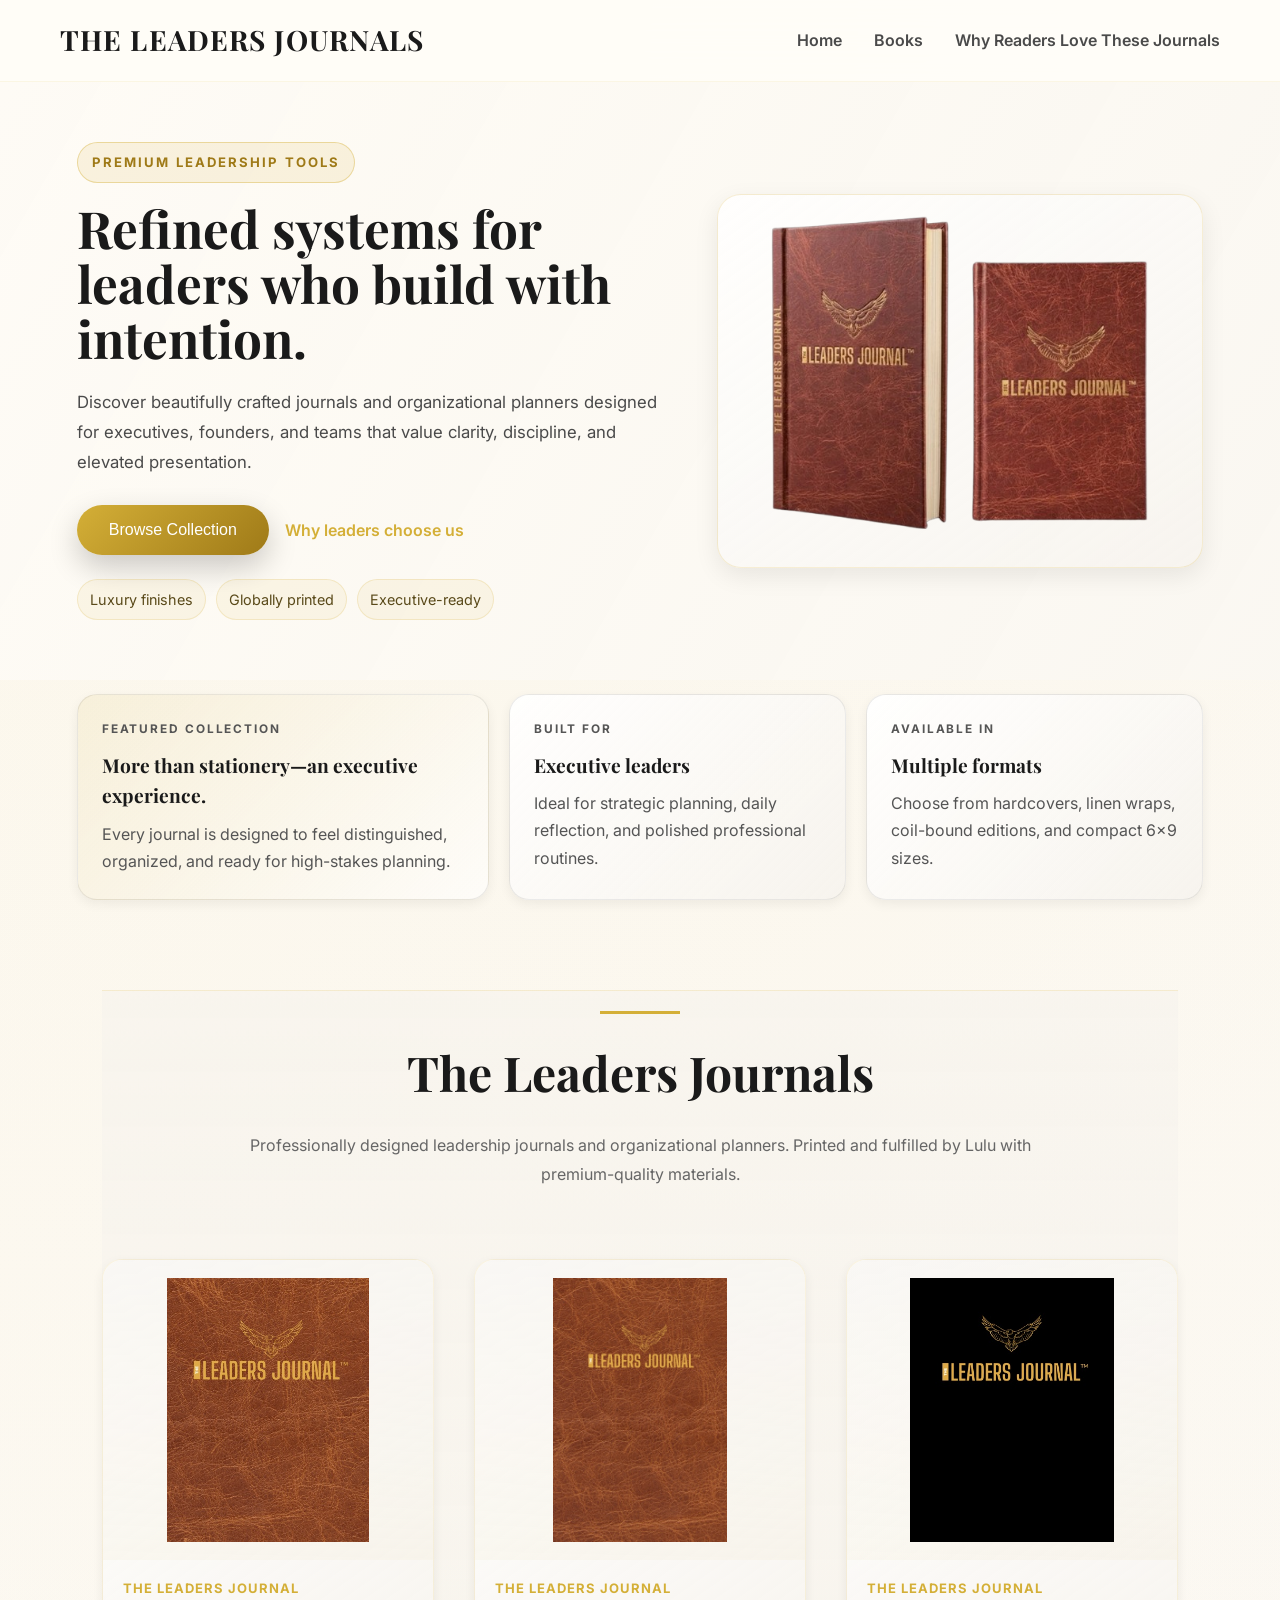
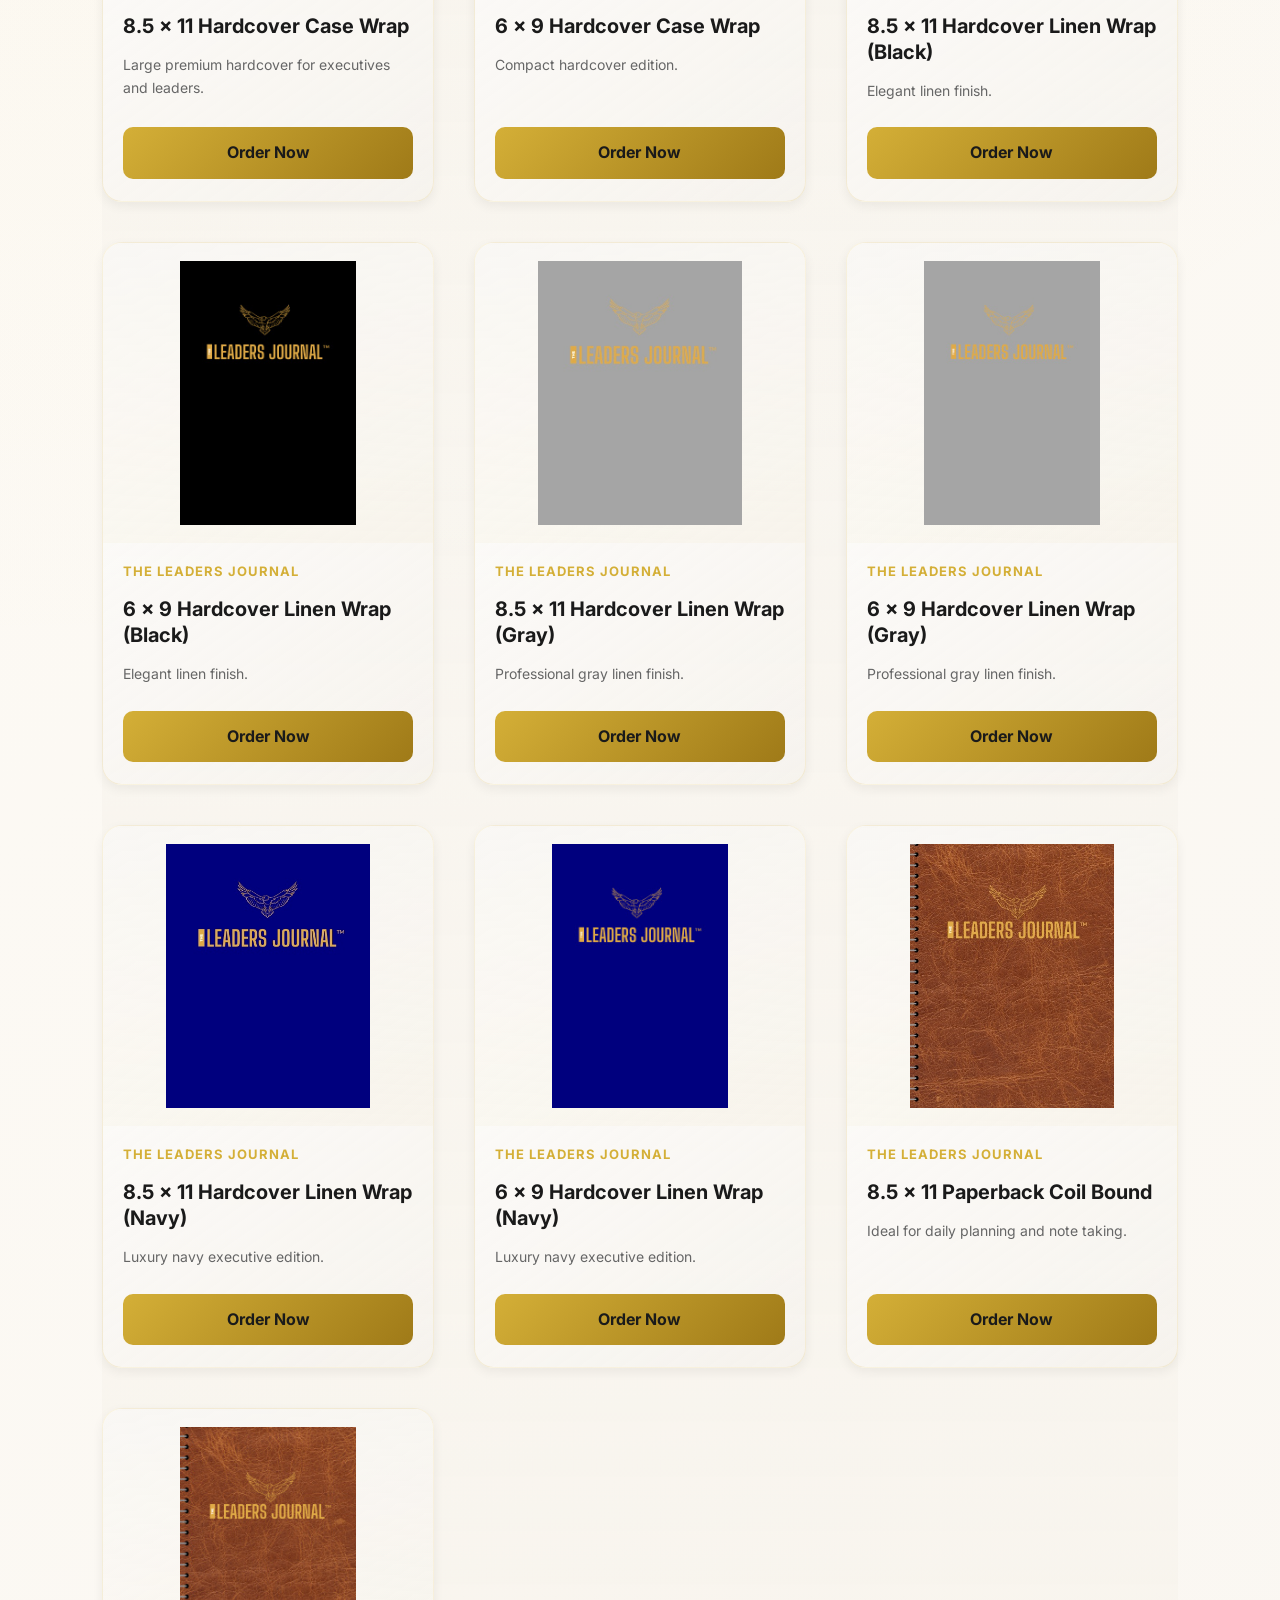
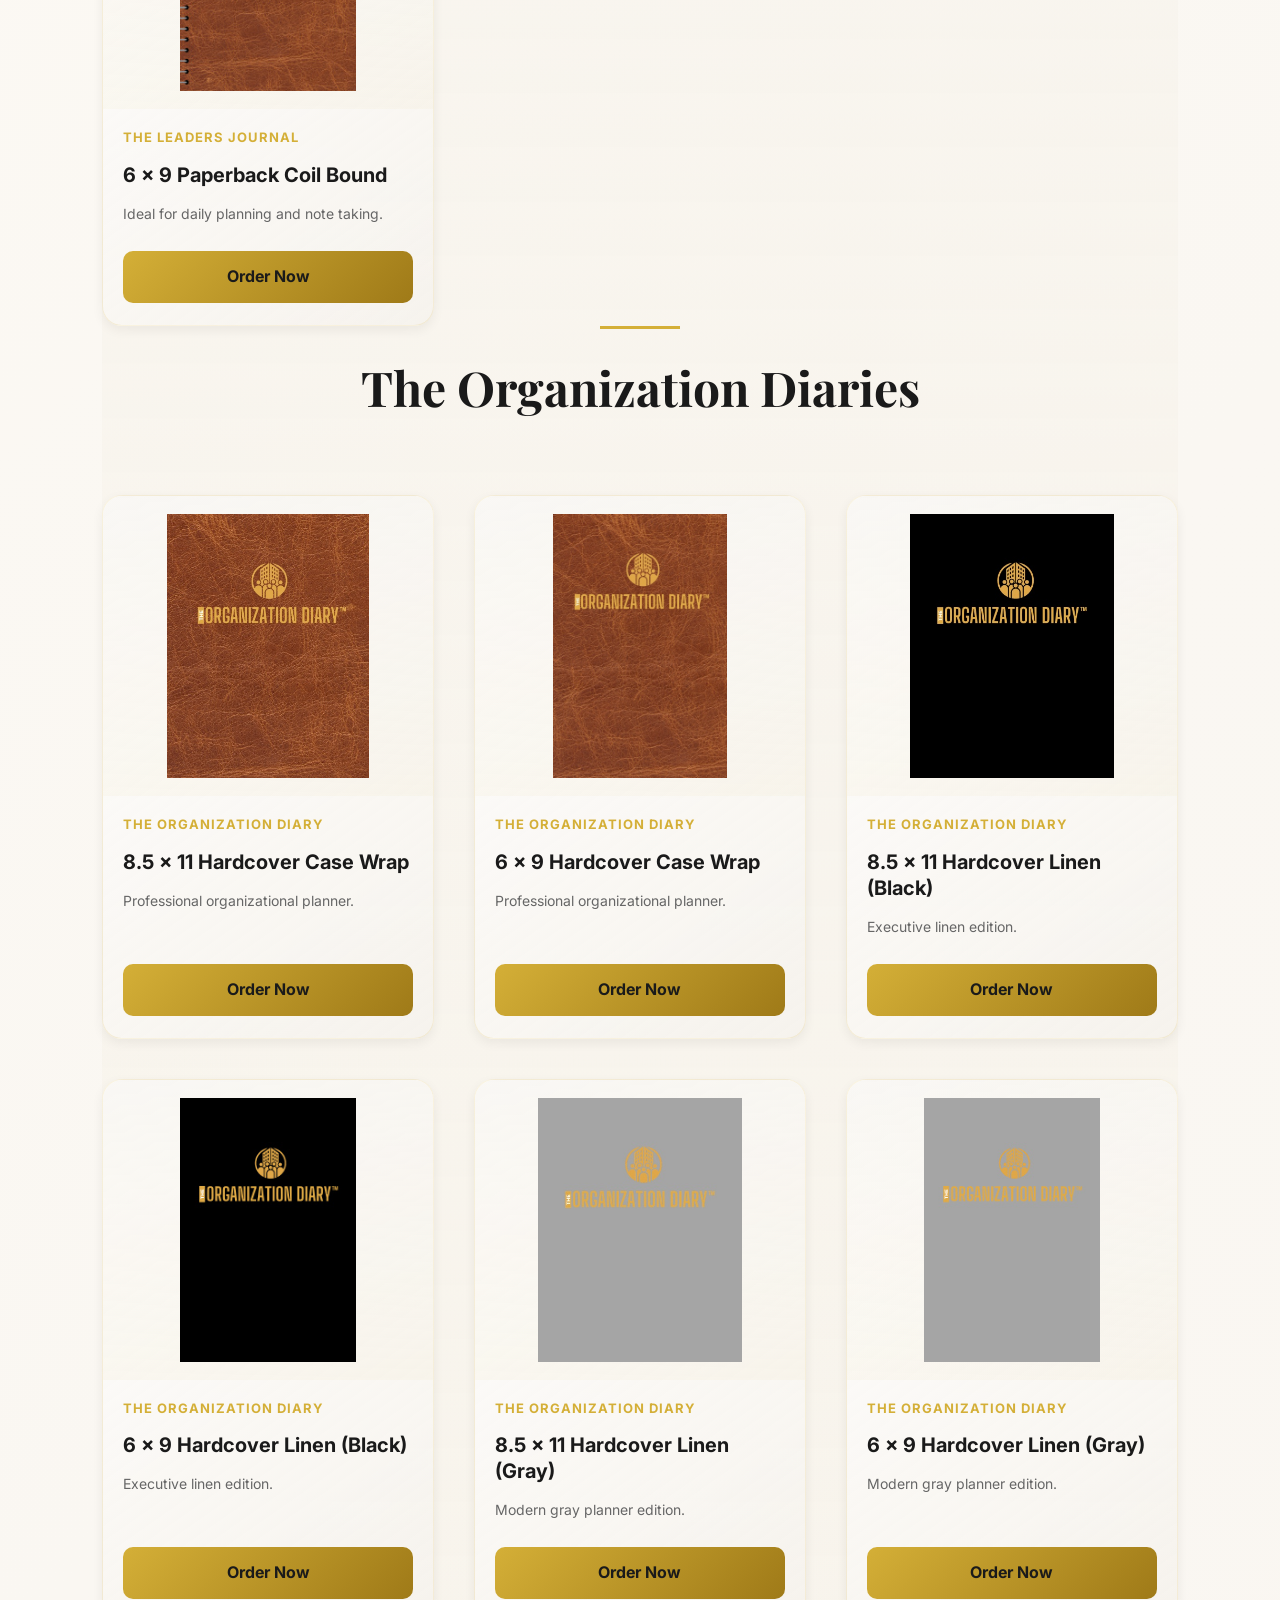
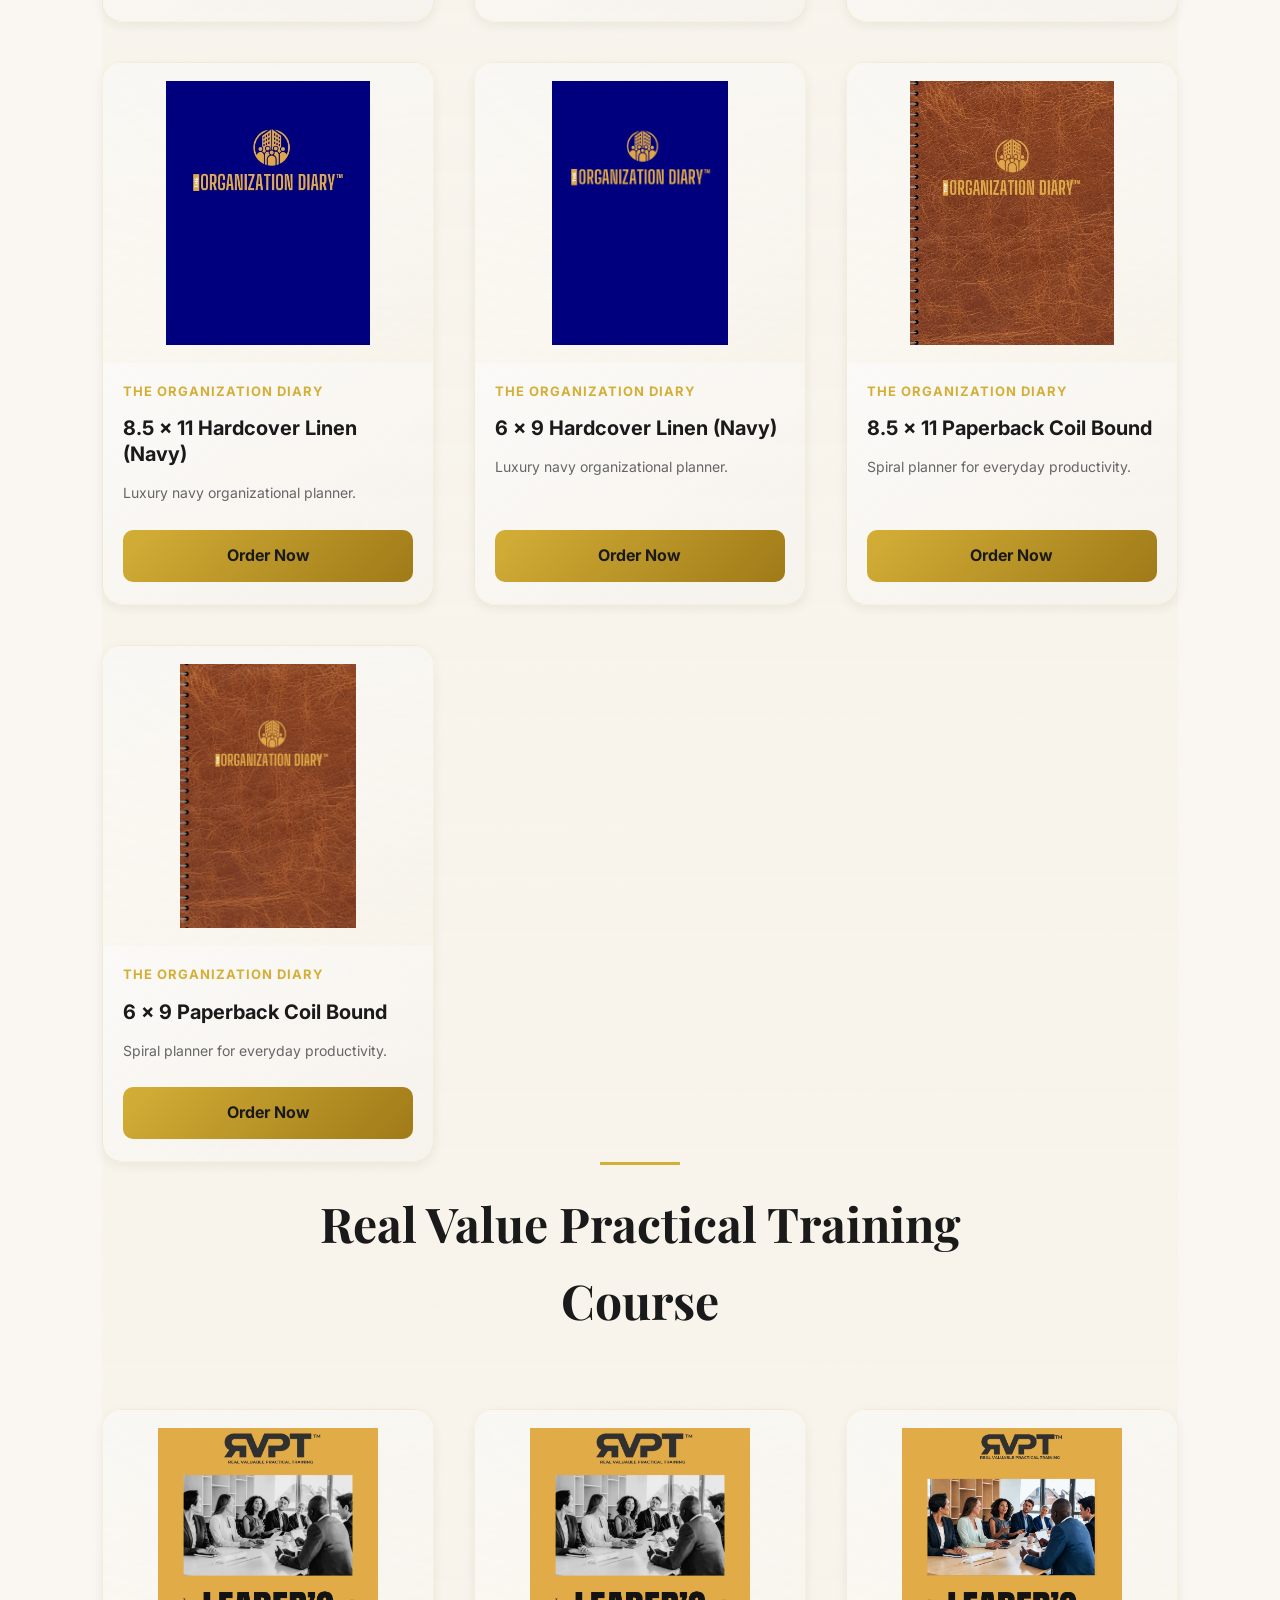
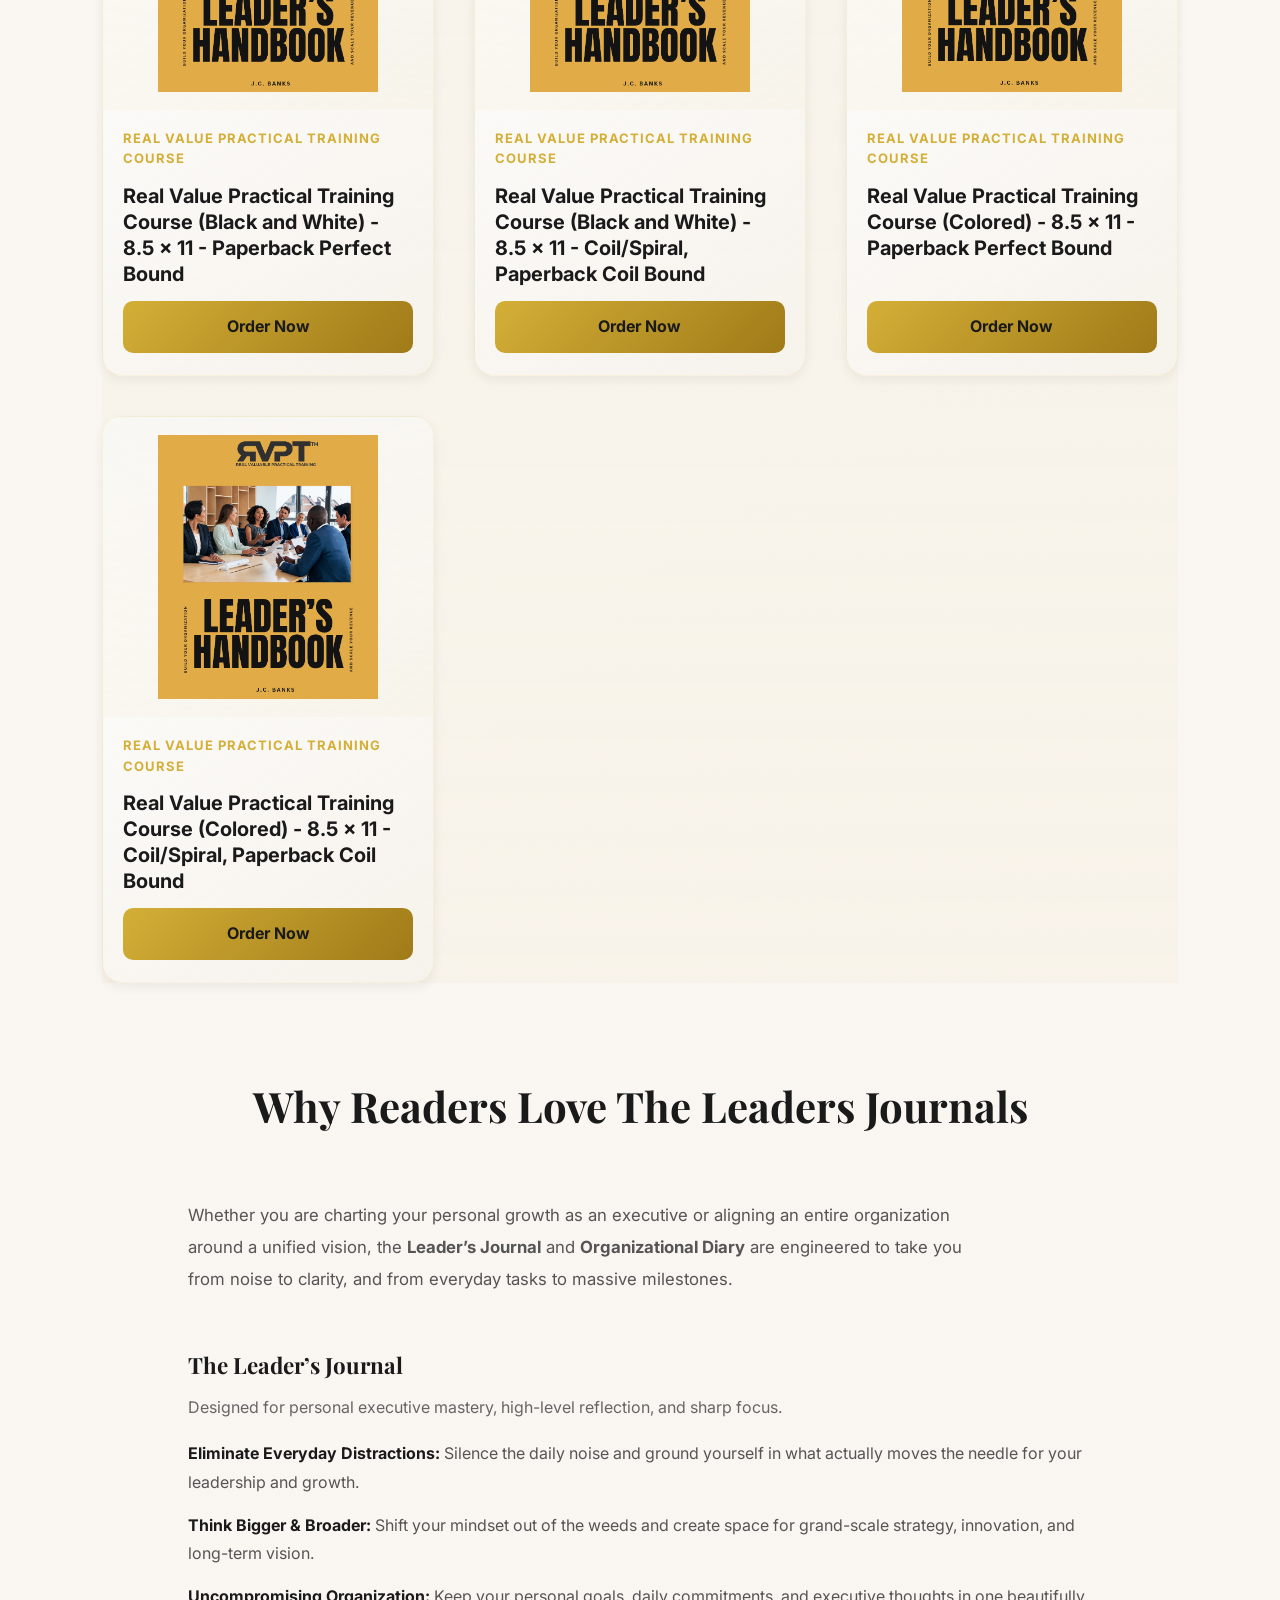
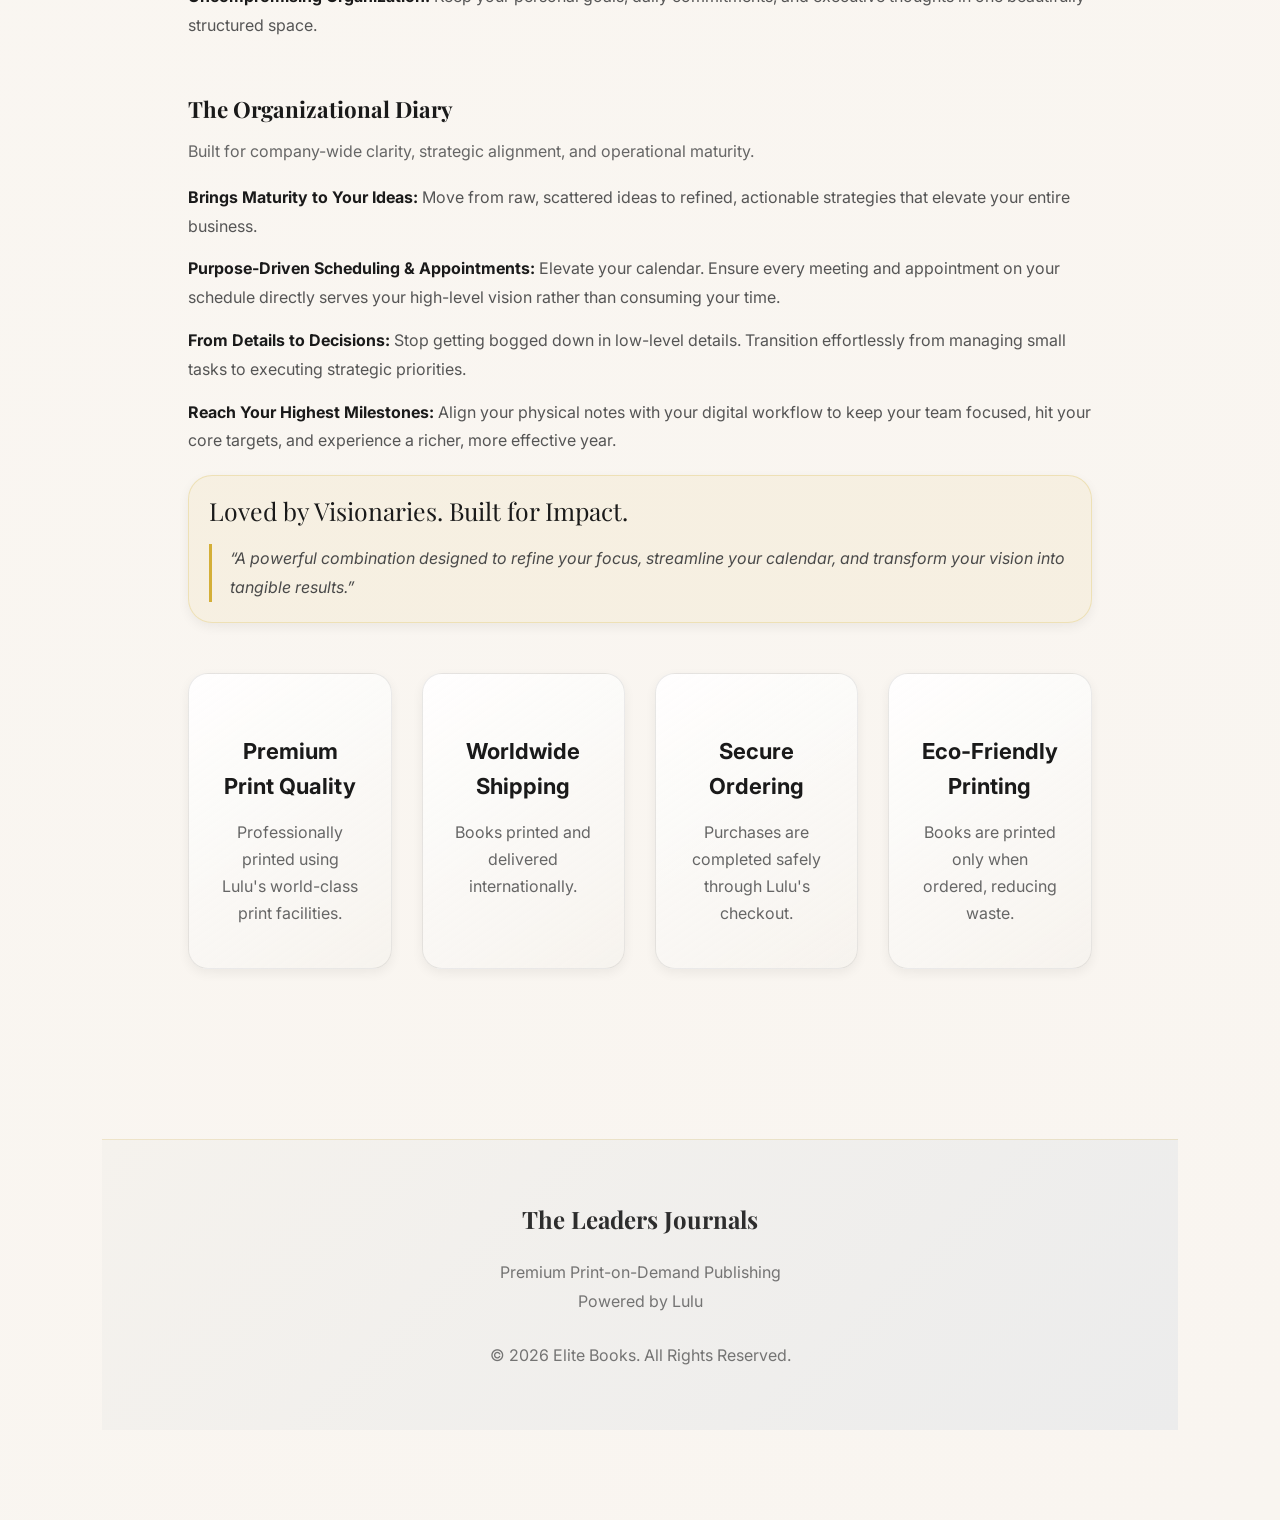
<file: index.html>
<!DOCTYPE html>
<html lang="en">
<head>
<meta charset="UTF-8">
<meta name="viewport" content="width=device-width, initial-scale=1.0">
<meta name="description" content="Premium leadership journals and organizational planners for executives, founders, and teams.">
<meta name="theme-color" content="#fefbf5">

<title>The Leaders Journals | Premium Leadership & Business Books</title>

<link rel="preconnect" href="https://fonts.googleapis.com">
<link rel="preconnect" href="https://fonts.gstatic.com" crossorigin>

<link href="https://fonts.googleapis.com/css2?family=Playfair+Display:wght@500;700&family=Inter:wght@300;400;500;600&display=swap" rel="stylesheet">
<link rel="stylesheet" href="TLJ.css">
</head>

<body>

<header>

<div class="logo">
    THE LEADERS JOURNALS
</div>

<button class="menu-toggle" type="button" aria-expanded="false" aria-controls="site-navigation" aria-label="Open navigation">
  <span></span><span></span><span></span>
</button>

<nav id="site-navigation" aria-label="Main navigation">
<a href="#" aria-current="page">Home</a>

<a href="#books">Books</a>

<a href="#why">Why Readers Love These Journals</a>

</nav>

</header>

<section class="hero">
  <div class="hero-shell">
    <div class="hero-copy">
      <span class="hero-badge">Premium leadership tools</span>
      <h1>Refined systems for leaders who build with intention.</h1>
      <p>Discover beautifully crafted journals and organizational planners designed for executives, founders, and teams that value clarity, discipline, and elevated presentation.</p>
      <div class="hero-actions">
        <button onclick="document.getElementById('books').scrollIntoView({behavior:'smooth'})">Browse Collection</button>
        <a href="#why" class="hero-link">Why leaders choose us</a>
      </div>
      <div class="hero-pills">
        <span class="hero-pill">Luxury finishes</span>
        <span class="hero-pill">Globally printed</span>
        <span class="hero-pill">Executive-ready</span>
      </div>
    </div>

    <div class="hero-card">
        <img src="images/hero-image2.png" alt="A selection of premium leadership journals" width="300">
    </div>
  </div>
</section>

<section class="intro-strip">
  <div class="intro-grid">
    <div class="intro-card intro-highlight">
      <p class="intro-label">Featured collection</p>
      <h3>More than stationery—an executive experience.</h3>
      <p>Every journal is designed to feel distinguished, organized, and ready for high-stakes planning.</p>
    </div>
    <div class="intro-card">
      <p class="intro-label">Built for</p>
      <h3>Executive leaders</h3>
      <p>Ideal for strategic planning, daily reflection, and polished professional routines.</p>
    </div>
    <div class="intro-card">
      <p class="intro-label">Available in</p>
      <h3>Multiple formats</h3>
      <p>Choose from hardcovers, linen wraps, coil-bound editions, and compact 6x9 sizes.</p>
    </div>
  </div>
</section>

<section class="section" id="books">

<!-- ===================== COLLECTIONS ===================== -->
<section id="collections" class="collections">

    <div class="section-header">
        <span class="gold-line"></span>
        <h2>The Leaders Journals</h2>
        <p>
            Professionally designed leadership journals and organizational planners.
            Printed and fulfilled by Lulu with premium-quality materials.
        </p>
    </div>

    <div class="collection-grid">

        <!-- THE LEADERS JOURNAL -->

        <div class="book-card">
            <img src="images/leaders-casewrap-85x11.jpg" alt="The Leaders Journal 8.5 by 11 hardcover case wrap" loading="lazy">

            <div class="book-content">

                <span class="series">THE LEADERS JOURNAL</span>

                <h3>8.5 × 11 Hardcover Case Wrap</h3>

                <p>Large premium hardcover for executives and leaders.</p>

                <a href="https://www.lulu.com/shop/jc-banks/the-leaders-journal-85-x-11-hardcover-case-wrap/hardcover/product-zmy66pm.html?page=1&pageSize=4"
                   target="_blank" rel="noopener noreferrer"
                   class="order-btn">
                    Order Now
                </a>

            </div>

        </div>

        <div class="book-card">

            <img src="images/leaders-casewrap-69.jpg" alt="The Leaders Journal 6 by 9 hardcover case wrap" loading="lazy">

            <div class="book-content">

                <span class="series">THE LEADERS JOURNAL</span>

                <h3>6 × 9 Hardcover Case Wrap</h3>

                <p>Compact hardcover edition.</p>

                <a href="https://www.lulu.com/shop/jc-banks/the-leaders-journal-6-x-9-hardcover-case-wrap/hardcover/product-959gyvp.html?page=1&pageSize=4"
                   target="_blank" rel="noopener noreferrer"
                   class="order-btn">

                    Order Now

                </a>

            </div>

        </div>

        <div class="book-card">

            <img src="images/leaders-black.jpg" alt="The Leaders Journal black linen hardcover" loading="lazy">

            <div class="book-content">

                <span class="series">THE LEADERS JOURNAL</span>

                <h3>8.5 x 11 Hardcover Linen Wrap (Black)</h3>

                <p>Elegant linen finish.</p>

                <a href="https://www.lulu.com/shop/jc-banks/the-leaders-journal-85-x-11-hardcover-linen-wrap-black/hardcover/product-yvgg8p4.html?page=1&pageSize=4"
                   target="_blank" rel="noopener noreferrer"
                   class="order-btn">

                    Order Now

                </a>

            </div>

        </div>
                <div class="book-card">

            <img src="images/leaders-black6by9.jpg" alt="The Leaders Journal black linen 6 by 9 hardcover" loading="lazy">

            <div class="book-content">

                <span class="series">THE LEADERS JOURNAL</span>

                <h3>6 x 9 Hardcover Linen Wrap (Black)</h3>

                <p>Elegant linen finish.</p>

                <a href="https://www.lulu.com/shop/jc-banks/the-leaders-journal-6-x-9-hardcover-linen-wrap-black/hardcover/product-m2zm9ej.html?page=1&pageSize=4"
                   target="_blank" rel="noopener noreferrer"
                   class="order-btn">

                    Order Now

                </a>

            </div>

        </div>

        <div class="book-card">

            <img src="images/leaders-gray.jpg" alt="The Leaders Journal gray linen hardcover" loading="lazy">

            <div class="book-content">

                <span class="series">THE LEADERS JOURNAL</span>

                <h3>8.5 x 11 Hardcover Linen Wrap (Gray)</h3>

                <p>Professional gray linen finish.</p>

                <a href="https://www.lulu.com/shop/jc-banks/the-leaders-journal-85-x-11-hardcover-linen-wrap-gray/hardcover/product-2mr4ypm.html?page=1&pageSize=4"
                   target="_blank" rel="noopener noreferrer"
                   class="order-btn">

                    Order Now

                </a>

            </div>

        </div>

                <div class="book-card">

            <img src="images/leaders-gray6by9.jpg" alt="The Leaders Journal gray linen 6 by 9 hardcover" loading="lazy">

            <div class="book-content">

                <span class="series">THE LEADERS JOURNAL</span>

                <h3>6 x 9 Hardcover Linen Wrap (Gray)</h3>

                <p>Professional gray linen finish.</p>

                <a href="https://www.lulu.com/shop/jc-banks/the-leaders-journal-6-x-9-hardcover-linen-wrap-gray/hardcover/product-rmrz7jr.html?page=1&pageSize=4"
                   target="_blank" rel="noopener noreferrer"
                   class="order-btn">

                    Order Now

                </a>

            </div>

        </div>

        <div class="book-card">

            <img src="images/leaders-navy.jpg" alt="The Leaders Journal navy linen hardcover" loading="lazy">

            <div class="book-content">

                <span class="series">THE LEADERS JOURNAL</span>

                <h3>8.5 x 11 Hardcover Linen Wrap (Navy)</h3>

                <p>Luxury navy executive edition.</p>

                <a href="https://www.lulu.com/shop/jc-banks/the-leaders-journal-85-x-11-hardcover-linen-wrap-navy/hardcover/product-q6ggkzd.html?page=1&pageSize=4"
                   target="_blank" rel="noopener noreferrer"
                   class="order-btn">

                    Order Now

                </a>

            </div>

        </div>

                <div class="book-card">

            <img src="images/leaders-navy6by9.jpg" alt="The Leaders Journal navy linen 6 by 9 hardcover" loading="lazy">

            <div class="book-content">

                <span class="series">THE LEADERS JOURNAL</span>

                <h3>6 x 9 Hardcover Linen Wrap (Navy)</h3>

                <p>Luxury navy executive edition.</p>

                <a href="https://www.lulu.com/shop/jc-banks/the-leaders-journal-6-x-9-hardcover-linen-wrap-navy/hardcover/product-nvm7yyz.html?page=1&pageSize=4"
                   target="_blank" rel="noopener noreferrer"
                   class="order-btn">

                    Order Now

                </a>

            </div>

        </div>

        <div class="book-card">

            <img src="images/leaders-coil.jpg" alt="The Leaders Journal 8.5 by 11 coil-bound edition" loading="lazy">

            <div class="book-content">

                <span class="series">THE LEADERS JOURNAL</span>

                <h3>8.5 x 11 Paperback Coil Bound</h3>

                <p>Ideal for daily planning and note taking.</p>

                <a href="https://www.lulu.com/shop/jc-banks/the-leaders-journal-85-x-11-paperback-coil-bound/paperback/product-nvme5jg.html?page=1&pageSize=4"
                   target="_blank" rel="noopener noreferrer"
                   class="order-btn">

                    Order Now

                </a>

            </div>

        </div>

               <div class="book-card">

            <img src="images/leaders-coil6by9.jpg" alt="The Leaders Journal 6 by 9 coil-bound edition" loading="lazy">

            <div class="book-content">

                <span class="series">THE LEADERS JOURNAL</span>

                <h3>6 x 9 Paperback Coil Bound</h3>

                <p>Ideal for daily planning and note taking.</p>

                <a href="https://www.lulu.com/shop/jc-banks/the-leaders-journal-6-x-9-paperback-coil-bound/paperback/product-rmr7n2k.html?page=1&pageSize=4"
                   target="_blank" rel="noopener noreferrer"
                   class="order-btn">

                    Order Now

                </a>

            </div>
        </div>

        </div>

            <div class="section-header">
        <span class="gold-line"></span>
        <h2>The Organization Diaries</h2>
    </div>

    <div class="collection-grid">

        <!-- ORGANIZATION DIARY -->

        <div class="book-card">

            <img src="images/org-casewrap.jpg" alt="Organization Diary 8.5 by 11 hardcover case wrap" loading="lazy">

            <div class="book-content">

                <span class="series">THE ORGANIZATION DIARY</span>

                <h3>8.5 × 11 Hardcover Case Wrap</h3>

                <p>Professional organizational planner.</p>

                <a href="https://www.lulu.com/shop/jc-banks/the-organization-diary-85-x-11-hardcover-case-wrap/hardcover/product-kvdj8ny.html?page=1&pageSize=4"
                   target="_blank" rel="noopener noreferrer"
                   class="order-btn">

                    Order Now

                </a>

            </div>

        </div>

                <div class="book-card">

            <img src="images/org-casewrap6by9.jpg" alt="Organization Diary 6 by 9 hardcover case wrap" loading="lazy">

            <div class="book-content">

                <span class="series">THE ORGANIZATION DIARY</span>

                <h3>6 × 9 Hardcover Case Wrap</h3>

                <p>Professional organizational planner.</p>

                <a href="https://www.lulu.com/shop/jc-banks/the-organization-diary-6-x-9-hardcover-case-wrap/hardcover/product-458jnvg.html?page=1&pageSize=4"
                   target="_blank" rel="noopener noreferrer"
                   class="order-btn">

                    Order Now

                </a>

            </div>

        </div>

        <div class="book-card">

            <img src="images/org-black.jpg" alt="Organization Diary black linen hardcover" loading="lazy">

            <div class="book-content">

                <span class="series">THE ORGANIZATION DIARY</span>

                <h3>8.5 × 11 Hardcover Linen (Black)</h3>

                <p>Executive linen edition.</p>

                <a href="https://www.lulu.com/shop/jc-banks/the-organization-diary-85x11-hardcover-linen-wrap-black/hardcover/product-yvgrqzn.html?page=1&pageSize=4"
                   target="_blank" rel="noopener noreferrer"
                   class="order-btn">

                    Order Now

                </a>

            </div>

        </div>

                <div class="book-card">

            <img src="images/org-black6by9.jpg" alt="Organization Diary black linen 6 by 9 hardcover" loading="lazy">

            <div class="book-content">

                <span class="series">THE ORGANIZATION DIARY</span>

                <h3>6 × 9 Hardcover Linen (Black)</h3>

                <p>Executive linen edition.</p>

                <a href="https://www.lulu.com/shop/jc-banks/the-organization-diary-6x9-hardcover-linen-wrap-black/hardcover/product-rmr49z8.html?page=1&pageSize=4"
                   target="_blank" rel="noopener noreferrer"
                   class="order-btn">

                    Order Now

                </a>

            </div>

        </div>

        <div class="book-card">

            <img src="images/org-gray.jpg" alt="Organization Diary gray linen hardcover" loading="lazy">

            <div class="book-content">

                <span class="series">THE ORGANIZATION DIARY</span>

                <h3>8.5 × 11 Hardcover Linen (Gray)</h3>

                <p>Modern gray planner edition.</p>

                <a href="https://www.lulu.com/shop/jc-banks/the-organization-diary-85x11-hardcover-linen-wrap-gray/hardcover/product-7k8dme6.html?page=1&pageSize=4"
                   target="_blank" rel="noopener noreferrer"
                   class="order-btn">

                    Order Now

                </a>

            </div>

        </div>

                <div class="book-card">

            <img src="images/org-gray6by9.jpg" alt="Organization Diary gray linen 6 by 9 hardcover" loading="lazy">

            <div class="book-content">

                <span class="series">THE ORGANIZATION DIARY</span>

                <h3>6 × 9 Hardcover Linen (Gray)</h3>

                <p>Modern gray planner edition.</p>

                <a href="https://www.lulu.com/shop/jc-banks/the-organization-diary-6-x-9-hardcover-linen-wrap-gray/hardcover/product-m2zgn5d.html?page=1&pageSize=4"
                   target="_blank" rel="noopener noreferrer"
                   class="order-btn">

                    Order Now

                </a>

            </div>

        </div>

        <div class="book-card">

            <img src="images/org-navy.jpg" alt="Organization Diary navy linen hardcover" loading="lazy">

            <div class="book-content">

                <span class="series">THE ORGANIZATION DIARY</span>

                <h3>8.5 × 11 Hardcover Linen (Navy)</h3>

                <p>Luxury navy organizational planner.</p>

                <a href="https://www.lulu.com/shop/jc-banks/the-organization-diary-85-x-11-hardcover-linen-wrap-navy/hardcover/product-958dvqg.html?page=1&pageSize=4"
                   target="_blank" rel="noopener noreferrer"
                   class="order-btn">

                    Order Now

                </a>

            </div>

        </div>

                <div class="book-card">

            <img src="images/org-navy6by9.jpg" alt="Organization Diary navy linen 6 by 9 hardcover" loading="lazy">

            <div class="book-content">

                <span class="series">THE ORGANIZATION DIARY</span>

                <h3>6 × 9 Hardcover Linen (Navy)</h3>

                <p>Luxury navy organizational planner.</p>

                <a href="https://www.lulu.com/shop/jc-banks/the-organization-diary-6x9-hardcover-linen-wrap-navy/hardcover/product-dydew62.html?page=1&pageSize=4"
                   target="_blank" rel="noopener noreferrer"
                   class="order-btn">

                    Order Now

                </a>

            </div>

        </div>

        <div class="book-card">

            <img src="images/org-coil.jpg" alt="Organization Diary 8.5 by 11 coil-bound edition" loading="lazy">

            <div class="book-content">

                <span class="series">THE ORGANIZATION DIARY</span>

                <h3>8.5 × 11 Paperback Coil Bound</h3>

                <p>Spiral planner for everyday productivity.</p>

                <a href="https://www.lulu.com/shop/jc-banks/the-organization-diary-85-x-11-paperback-coil-bound/paperback/product-kvdrmkk.html?page=1&pageSize=4"
                   target="_blank" rel="noopener noreferrer"
                   class="order-btn">

                    Order Now

                </a>

            </div>

        </div>

        
        <div class="book-card">

            <img src="images/org-coil6by9.jpg" alt="Organization Diary 6 by 9 coil-bound edition" loading="lazy">

            <div class="book-content">

                <span class="series">THE ORGANIZATION DIARY</span>

                <h3>6 × 9 Paperback Coil Bound</h3>

                <p>Spiral planner for everyday productivity.</p>

                <a href="https://www.lulu.com/shop/jc-banks/the-organization-diary-6x9-paperback-coil-bound/paperback/product-jedgzdn.html?page=1&pageSize=4"
                   target="_blank" rel="noopener noreferrer"
                   class="order-btn">

                    Order Now

                </a>

            </div>

        </div>

    </div>

    <div class="section-header">
        <span class="gold-line"></span>
        <h2>Real Value Practical Training Course</h2>
    </div>

    <div class="collection-grid">

        <div class="book-card">
            <img src="images/Cover page (2).png" alt="Real Value Practical Training Course Black and White Paperback Perfect Bound">
            <div class="book-content">
                <span class="series">REAL VALUE PRACTICAL TRAINING COURSE</span>
                <h3>Real Value Practical Training Course (Black and White) - 8.5 x 11 - Paperback Perfect Bound</h3>
                <a href="https://www.lulu.com/shop/jc-banks/real-value-practical-training-course-black-and-white-85-x-11-paperback-perfect-bound/paperback/product-2m78r58.html?page=1&pageSize=4" target="_blank" class="order-btn" rel="noopener noreferrer">Order Now</a>
            </div>
        </div>

        <div class="book-card">
            <img src="images/Cover page (2).png" alt="Real Value Practical Training Course Black and White Paperback Coil Bound">
            <div class="book-content">
                <span class="series">REAL VALUE PRACTICAL TRAINING COURSE</span>
                <h3>Real Value Practical Training Course (Black and White) - 8.5 x 11 - Coil/Spiral, Paperback Coil Bound</h3>
                <a href="https://www.lulu.com/shop/jc-banks/real-value-practical-training-course-black-and-white-85-x-11-coilspiral-paperback-coil-bound/paperback/product-rmqvvrq.html?page=1&pageSize=4" target="_blank" class="order-btn" rel="noopener noreferrer">Order Now</a>
            </div>
        </div>
        <div class="book-card">
            <img src="images/Cover page.png" alt="Real Value Practical Training Course Colored Paperback Perfect Bound">
            <div class="book-content">
                <span class="series">REAL VALUE PRACTICAL TRAINING COURSE</span>
                <h3>Real Value Practical Training Course (Colored) - 8.5 x 11 - Paperback Perfect Bound</h3>
                <a href="https://www.lulu.com/shop/jc-banks/real-value-practical-training-course-colored-85-x-11-paperback-perfect-bound/paperback/product-je7y5n7.html?page=1&pageSize=4" target="_blank" class="order-btn" rel="noopener noreferrer">Order Now</a>
            </div>
        </div>

        <div class="book-card">
            <img src="images/Cover page.png" alt="Real Value Practical Training Course Colored Paperback Coil Bound">
            <div class="book-content">
                <span class="series">REAL VALUE PRACTICAL TRAINING COURSE</span>
                <h3>Real Value Practical Training Course (Colored) - 8.5 x 11 - Coil/Spiral, Paperback Coil Bound</h3>
                <a href="https://www.lulu.com/shop/jc-banks/real-value-practical-training-course-colored-85-x-11-coilspiral-paperback-coil-bound/paperback/product-45gyvm9.html?page=1&pageSize=4" target="_blank" class="order-btn" rel="noopener noreferrer">Order Now</a>
            </div>
        </div>
  </div>

</section>

<section class="section" id="why">

<h2 class="section-title">

Why Readers Love The Leaders Journals

</h2>

<div class="why-panel">
  <div class="why-copy">
    <p class="why-intro">
      Whether you are charting your personal growth as an executive or aligning an entire organization around a unified vision, the <strong>Leader’s Journal</strong> and <strong>Organizational Diary</strong> are engineered to take you from noise to clarity, and from everyday tasks to massive milestones.
    </p>

    <div class="why-section">
      <h3>The Leader’s Journal</h3>
      <p class="why-subtitle">Designed for personal executive mastery, high-level reflection, and sharp focus.</p>
      <ul class="why-list">
        <li><strong>Eliminate Everyday Distractions:</strong> Silence the daily noise and ground yourself in what actually moves the needle for your leadership and growth.</li>
        <li><strong>Think Bigger & Broader:</strong> Shift your mindset out of the weeds and create space for grand-scale strategy, innovation, and long-term vision.</li>
        <li><strong>Uncompromising Organization:</strong> Keep your personal goals, daily commitments, and executive thoughts in one beautifully structured space.</li>
      </ul>
    </div>

    <div class="why-section">
      <h3>The Organizational Diary</h3>
      <p class="why-subtitle">Built for company-wide clarity, strategic alignment, and operational maturity.</p>
      <ul class="why-list">
        <li><strong>Brings Maturity to Your Ideas:</strong> Move from raw, scattered ideas to refined, actionable strategies that elevate your entire business.</li>
        <li><strong>Purpose-Driven Scheduling & Appointments:</strong> Elevate your calendar. Ensure every meeting and appointment on your schedule directly serves your high-level vision rather than consuming your time.</li>
        <li><strong>From Details to Decisions:</strong> Stop getting bogged down in low-level details. Transition effortlessly from managing small tasks to executing strategic priorities.</li>
        <li><strong>Reach Your Highest Milestones:</strong> Align your physical notes with your digital workflow to keep your team focused, hit your core targets, and experience a richer, more effective year.</li>
      </ul>
    </div>
  </div>
    <aside class="why-quote">
    <p class="why-quote-title">Loved by Visionaries. Built for Impact.</p>
    <blockquote>
      “A powerful combination designed to refine your focus, streamline your calendar, and transform your vision into tangible results.”
    </blockquote>
  </aside>
</div>



<div class="features">

<div class="feature">

<h3>Premium Print Quality</h3>

<p>

Professionally printed using Lulu's world-class print facilities.

</p>

</div>

<div class="feature">

<h3>Worldwide Shipping</h3>

<p>

Books printed and delivered internationally.

</p>

</div>

<div class="feature">

<h3>Secure Ordering</h3>

<p>

Purchases are completed safely through Lulu's checkout.

</p>

</div>

<div class="feature">

<h3>Eco-Friendly Printing</h3>

<p>

Books are printed only when ordered, reducing waste.

</p>

</div>

</div>

</section>

<footer id="contact">

<h2 style="font-family:Playfair Display;margin-bottom:20px;">

The Leaders Journals

</h2>

<p>

Premium Print-on-Demand Publishing<br>

Powered by Lulu

</p>

<br>

<p>

© 2026 Elite Books. All Rights Reserved.

</p>

</footer>

<script src="animations.js" defer></script>
</body>
</html>
</file>
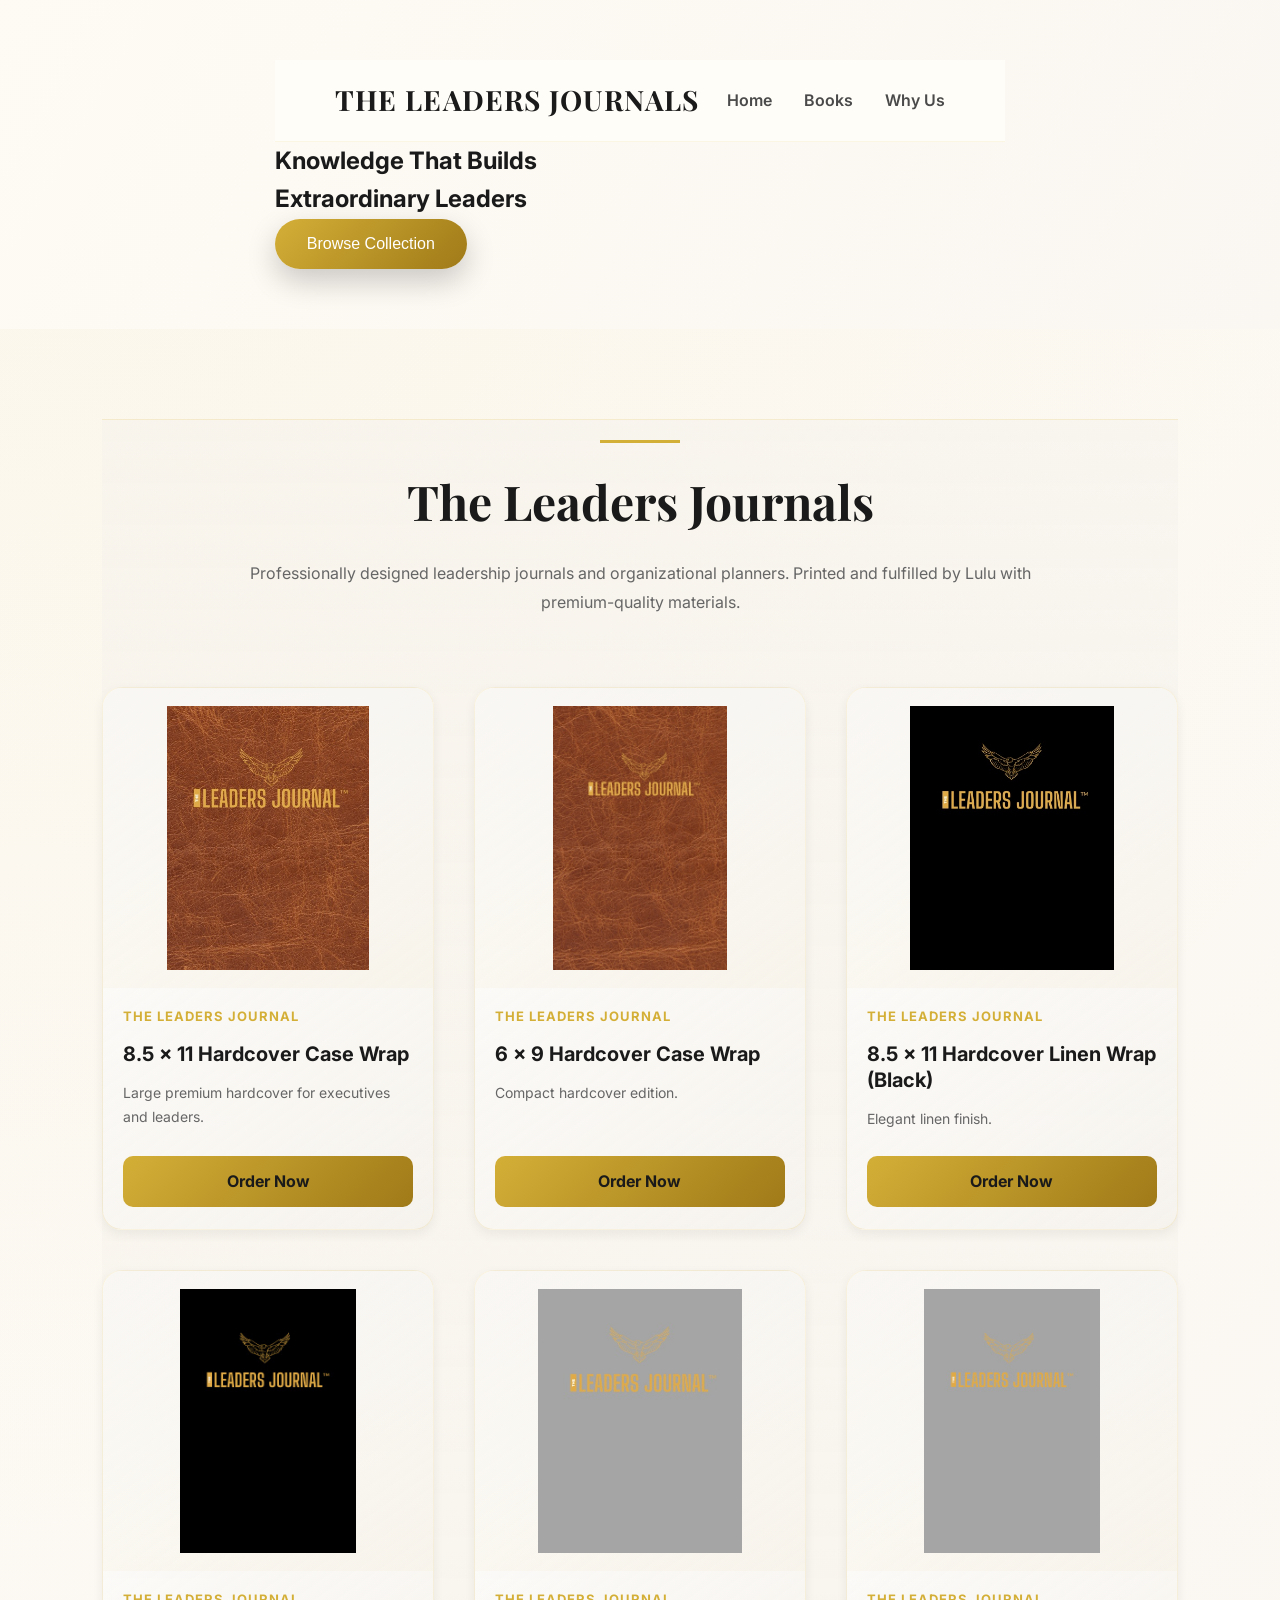
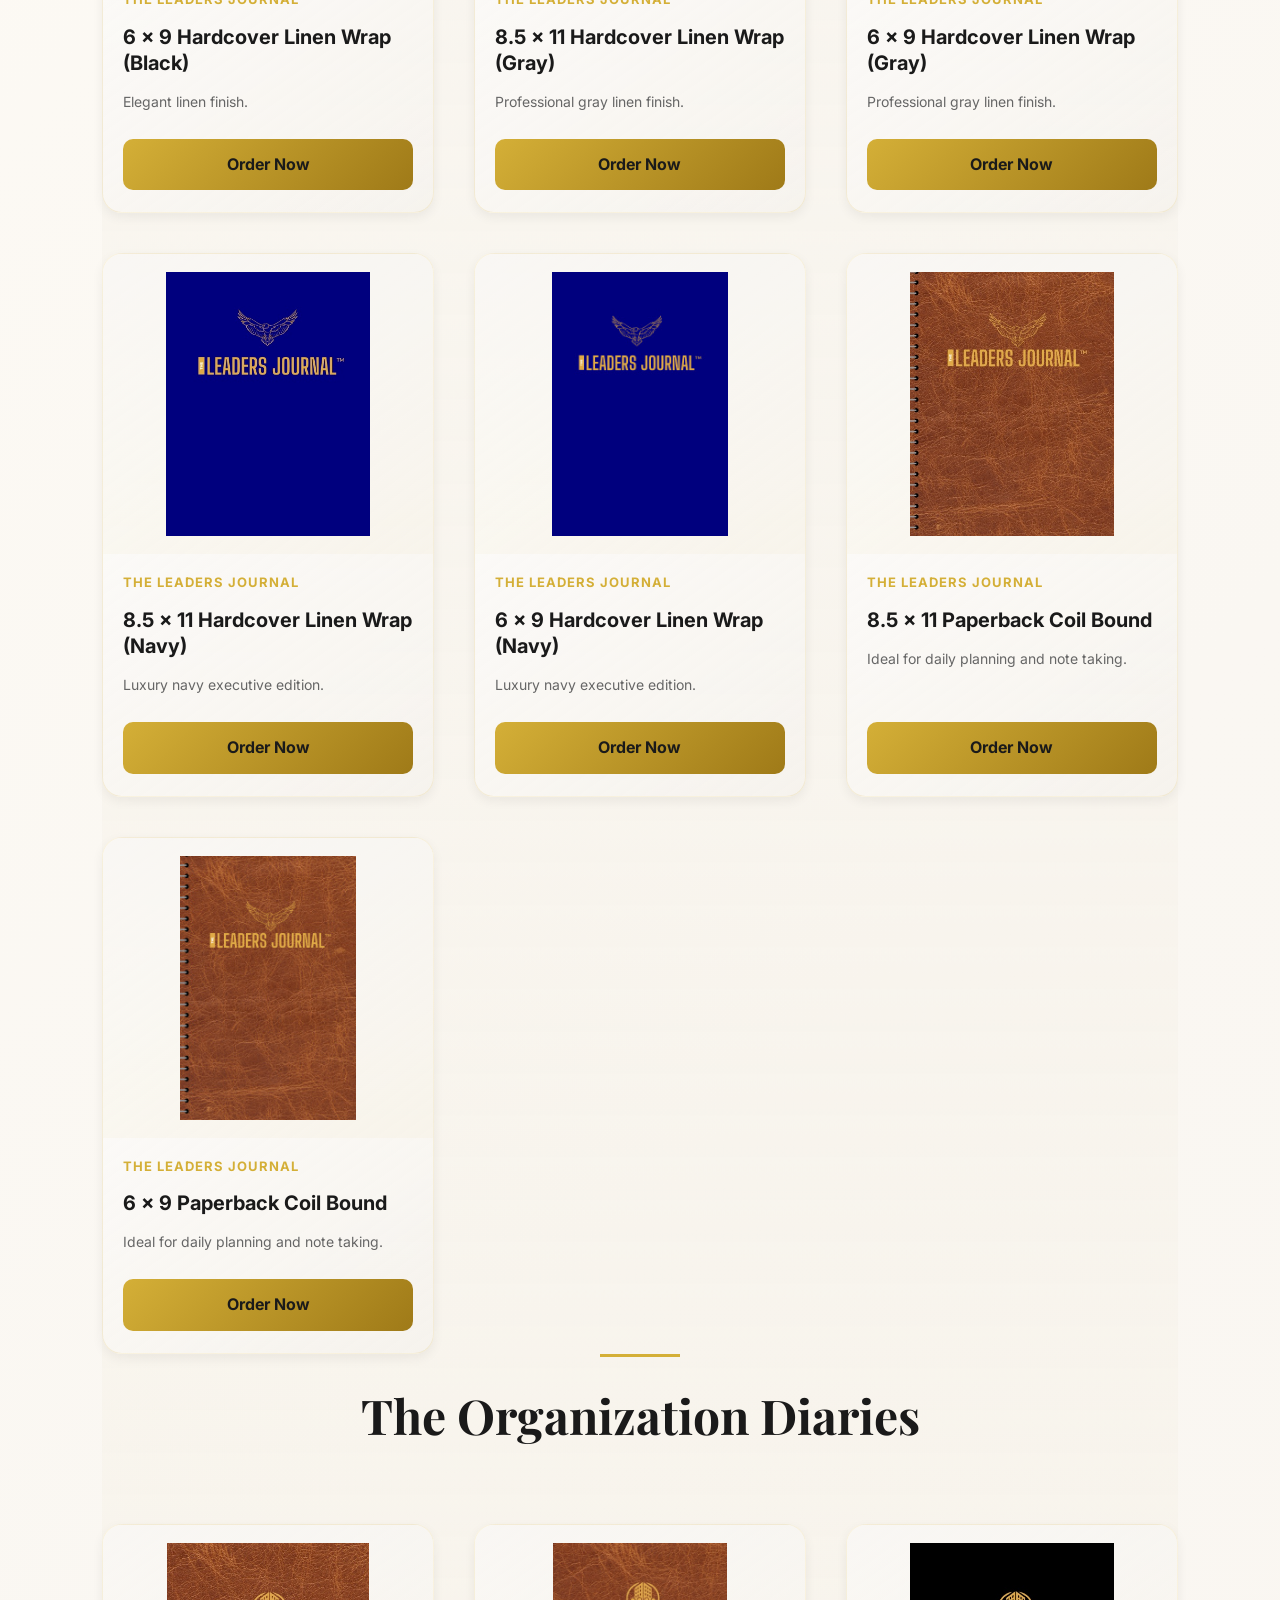
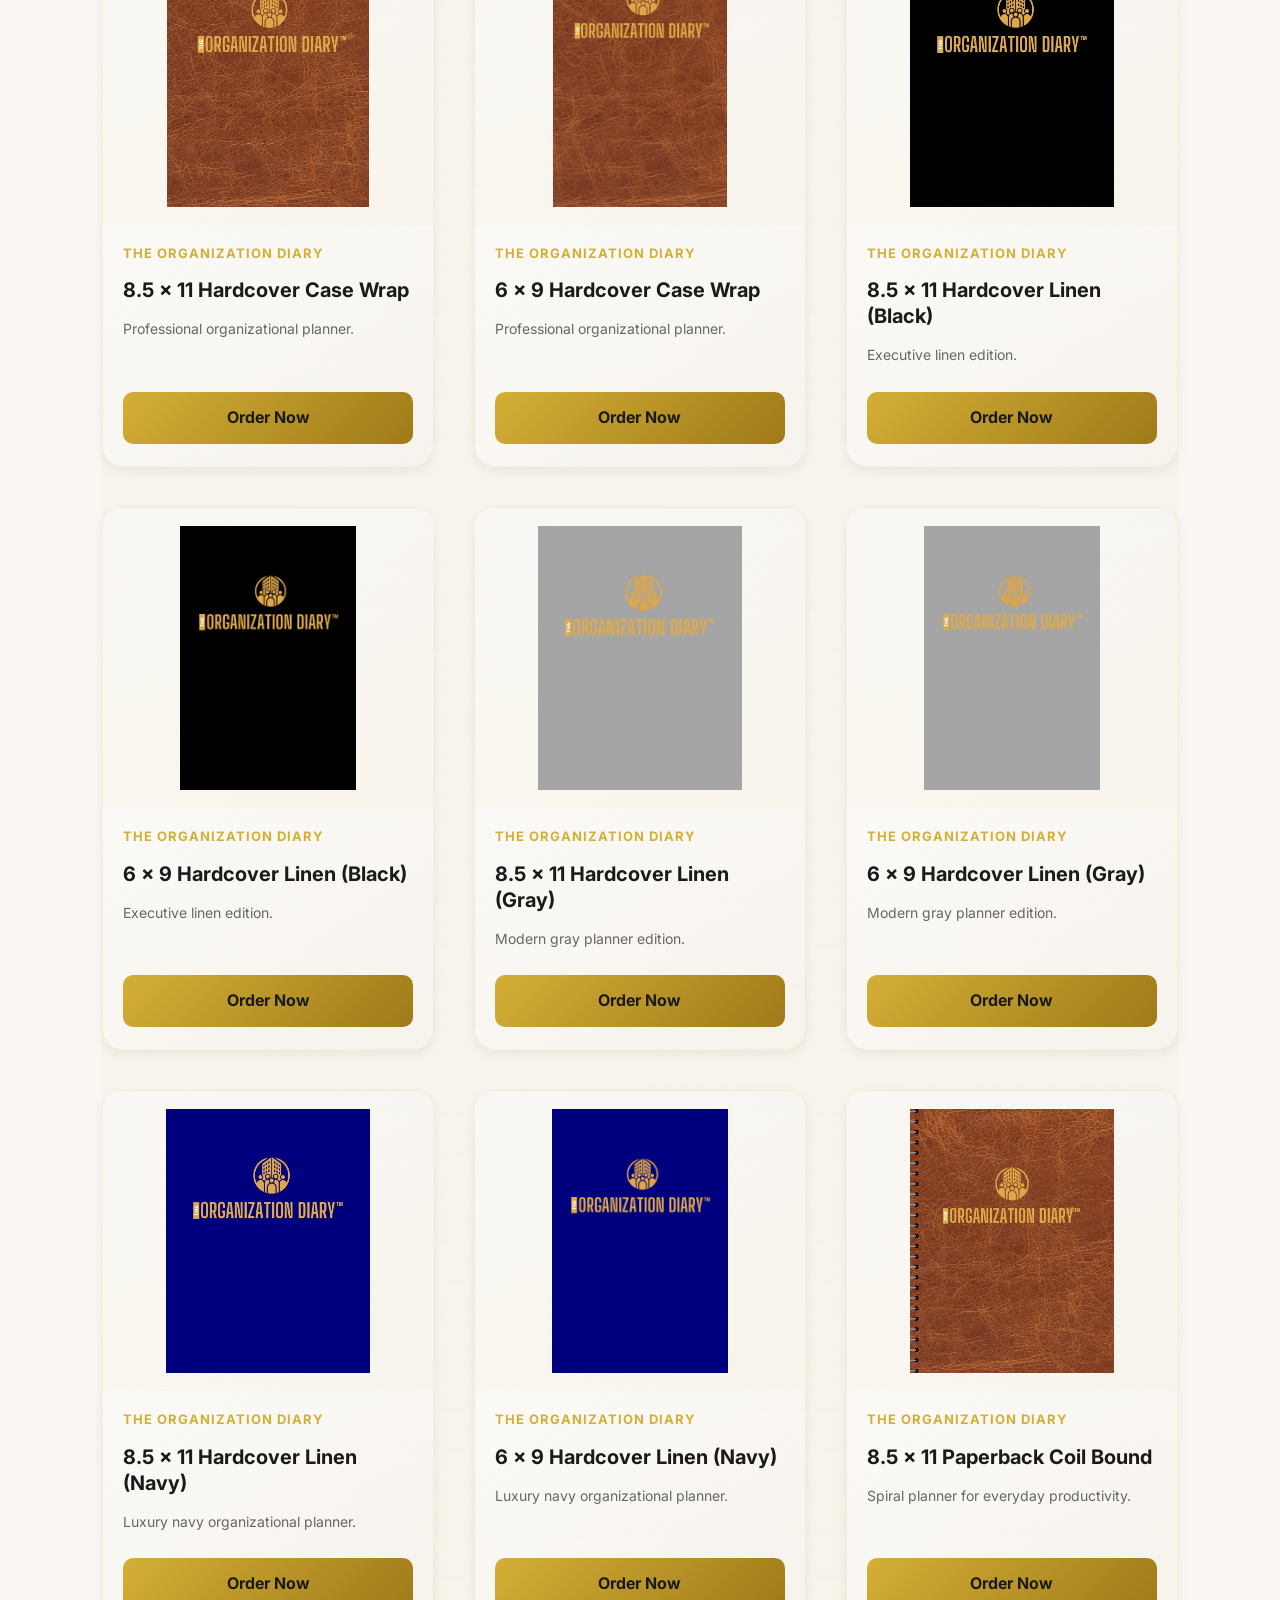
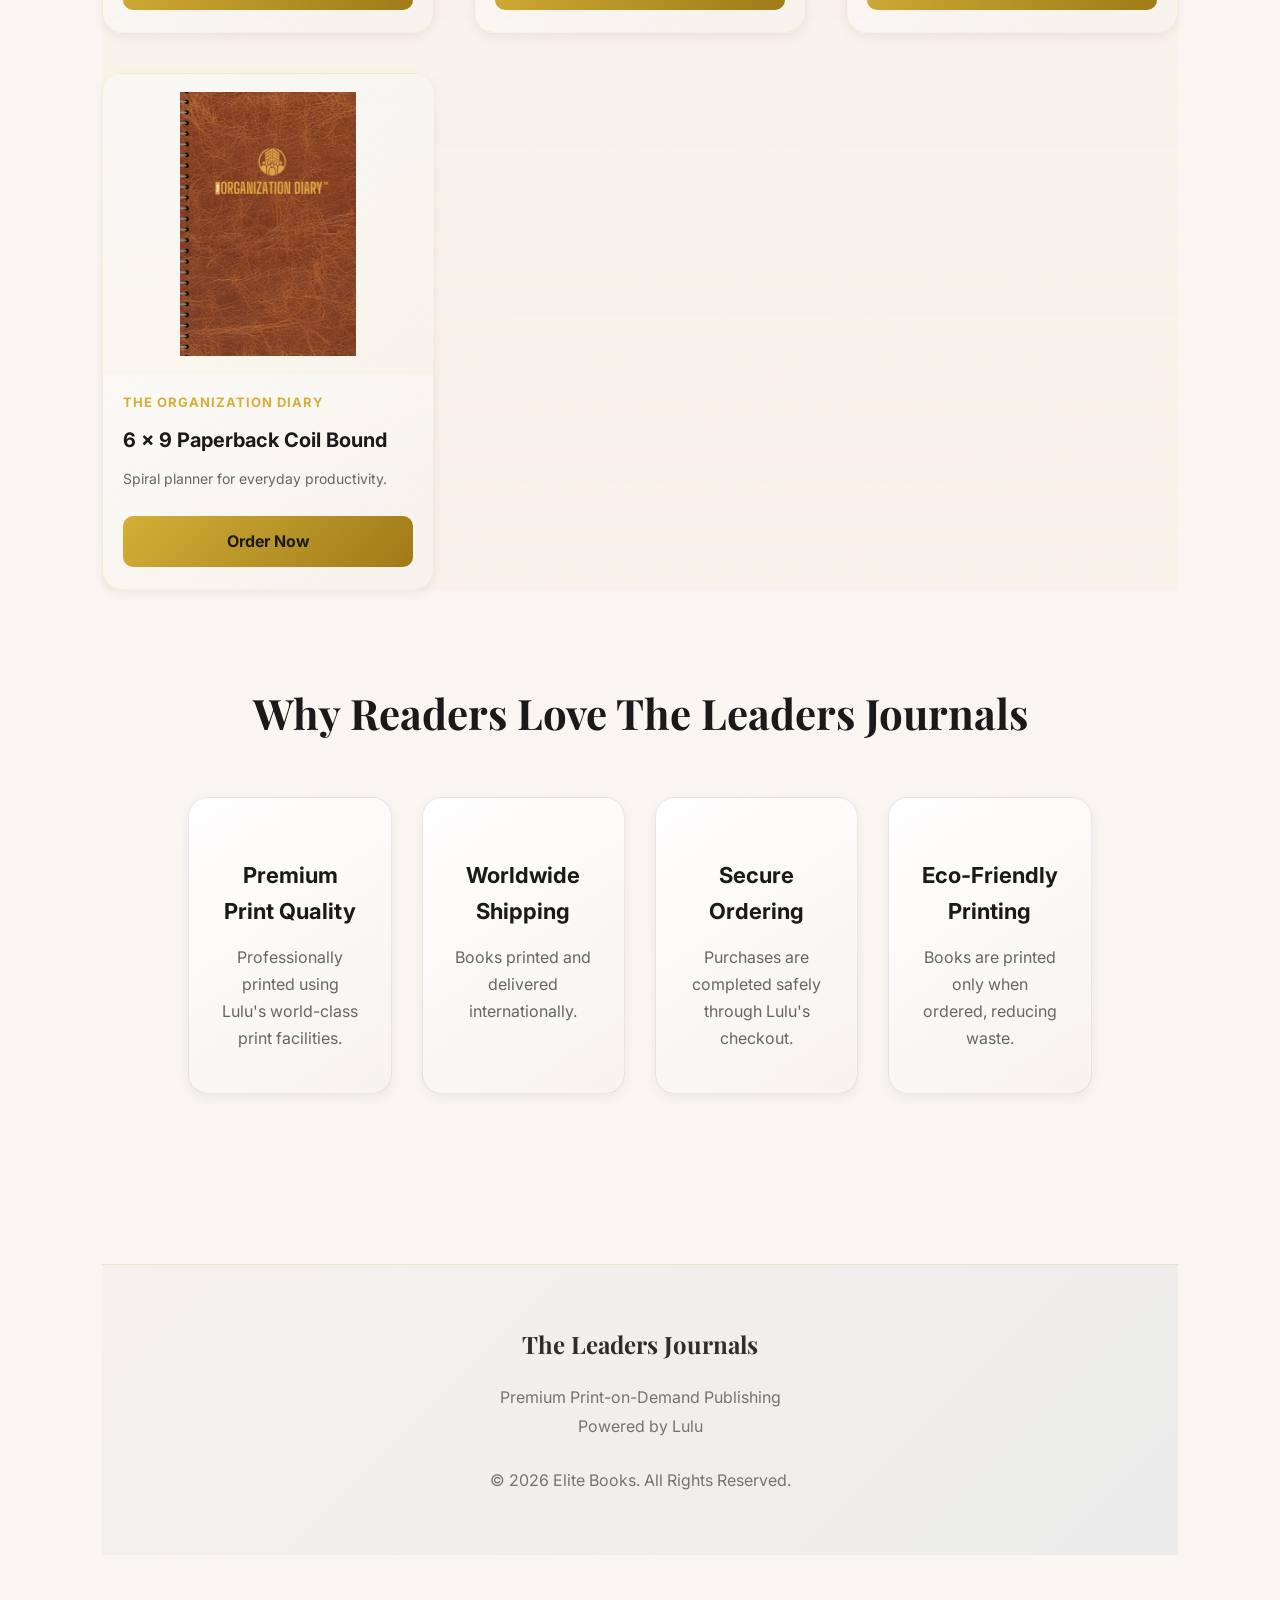
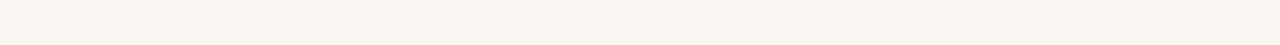
<file: The Leaders Journal.html>
<!DOCTYPE html>
<html lang="en">
<head>
<meta charset="UTF-8">
<meta name="viewport" content="width=device-width, initial-scale=1.0">

<title>The Leaders Journals | Premium Leadership & Business Books</title>

<link rel="preconnect" href="https://fonts.googleapis.com">
<link rel="preconnect" href="https://fonts.gstatic.com" crossorigin>

<link href="https://fonts.googleapis.com/css2?family=Playfair+Display:wght@500;700&family=Inter:wght@300;400;500;600&display=swap" rel="stylesheet">
<link rel="stylesheet" href="TLJ.css">

<section class="hero">

<div>
   
</head>

<body>

<header>

<div class="logo">
    THE LEADERS JOURNALS
</div>

<nav>

<a href="#">Home</a>

<a href="#books">Books</a>

<a href="#why">Why Us</a>

</nav>

</header>

<h1>
Knowledge That Builds<br>
Extraordinary Leaders
</h1>


<button onclick="document.getElementById('books').scrollIntoView({behavior:'smooth'})">

Browse Collection

</button>

</div>

</section>

<section class="section" id="books">

<!-- ===================== COLLECTIONS ===================== -->
<section id="collections" class="collections">

    <div class="section-header">
        <span class="gold-line"></span>
        <h2>The Leaders Journals</h2>
        <p>
            Professionally designed leadership journals and organizational planners.
            Printed and fulfilled by Lulu with premium-quality materials.
        </p>
    </div>

    <div class="collection-grid">

        <!-- THE LEADERS JOURNAL -->

        <div class="book-card">
            <img src="images/leaders-casewrap-85x11.jpg" alt="The Leaders Journal Hardcover Case Wrap">

            <div class="book-content">

                <span class="series">THE LEADERS JOURNAL</span>

                <h3>8.5 × 11 Hardcover Case Wrap</h3>

                <p>Large premium hardcover for executives and leaders.</p>

                <a href="https://www.lulu.com/shop/jc-banks/the-leaders-journal-85-x-11-hardcover-case-wrap/hardcover/product-zmy66pm.html?page=1&pageSize=4"
                   target="_blank"
                   class="order-btn">
                    Order Now
                </a>

            </div>

        </div>

        <div class="book-card">

            <img src="images/leaders-casewrap-69.jpg">

            <div class="book-content">

                <span class="series">THE LEADERS JOURNAL</span>

                <h3>6 × 9 Hardcover Case Wrap</h3>

                <p>Compact hardcover edition.</p>

                <a href="https://www.lulu.com/shop/jc-banks/the-leaders-journal-6-x-9-hardcover-case-wrap/hardcover/product-959gyvp.html?page=1&pageSize=4"
                   target="_blank"
                   class="order-btn">

                    Order Now

                </a>

            </div>

        </div>

        <div class="book-card">

            <img src="images/leaders-black.jpg">

            <div class="book-content">

                <span class="series">THE LEADERS JOURNAL</span>

                <h3>8.5 x 11 Hardcover Linen Wrap (Black)</h3>

                <p>Elegant linen finish.</p>

                <a href="https://www.lulu.com/shop/jc-banks/the-leaders-journal-85-x-11-hardcover-linen-wrap-black/hardcover/product-yvgg8p4.html?page=1&pageSize=4"
                   target="_blank"
                   class="order-btn">

                    Order Now

                </a>

            </div>

        </div>
                <div class="book-card">

            <img src="images/leaders-black6by9.jpg">

            <div class="book-content">

                <span class="series">THE LEADERS JOURNAL</span>

                <h3>6 x 9 Hardcover Linen Wrap (Black)</h3>

                <p>Elegant linen finish.</p>

                <a href="https://www.lulu.com/shop/jc-banks/the-leaders-journal-6-x-9-hardcover-linen-wrap-black/hardcover/product-m2zm9ej.html?page=1&pageSize=4"
                   target="_blank"
                   class="order-btn">

                    Order Now

                </a>

            </div>

        </div>

        <div class="book-card">

            <img src="images/leaders-gray.jpg">

            <div class="book-content">

                <span class="series">THE LEADERS JOURNAL</span>

                <h3>8.5 x 11 Hardcover Linen Wrap (Gray)</h3>

                <p>Professional gray linen finish.</p>

                <a href="https://www.lulu.com/shop/jc-banks/the-leaders-journal-85-x-11-hardcover-linen-wrap-gray/hardcover/product-2mr4ypm.html?page=1&pageSize=4"
                   target="_blank"
                   class="order-btn">

                    Order Now

                </a>

            </div>

        </div>

                <div class="book-card">

            <img src="images/leaders-gray6by9.jpg">

            <div class="book-content">

                <span class="series">THE LEADERS JOURNAL</span>

                <h3>6 x 9 Hardcover Linen Wrap (Gray)</h3>

                <p>Professional gray linen finish.</p>

                <a href="https://www.lulu.com/shop/jc-banks/the-leaders-journal-6-x-9-hardcover-linen-wrap-gray/hardcover/product-rmrz7jr.html?page=1&pageSize=4"
                   target="_blank"
                   class="order-btn">

                    Order Now

                </a>

            </div>

        </div>

        <div class="book-card">

            <img src="images/leaders-navy.jpg">

            <div class="book-content">

                <span class="series">THE LEADERS JOURNAL</span>

                <h3>8.5 x 11 Hardcover Linen Wrap (Navy)</h3>

                <p>Luxury navy executive edition.</p>

                <a href="https://www.lulu.com/shop/jc-banks/the-leaders-journal-85-x-11-hardcover-linen-wrap-navy/hardcover/product-q6ggkzd.html?page=1&pageSize=4"
                   target="_blank"
                   class="order-btn">

                    Order Now

                </a>

            </div>

        </div>

                <div class="book-card">

            <img src="images/leaders-navy6by9.jpg">

            <div class="book-content">

                <span class="series">THE LEADERS JOURNAL</span>

                <h3>6 x 9 Hardcover Linen Wrap (Navy)</h3>

                <p>Luxury navy executive edition.</p>

                <a href="https://www.lulu.com/shop/jc-banks/the-leaders-journal-6-x-9-hardcover-linen-wrap-navy/hardcover/product-nvm7yyz.html?page=1&pageSize=4"
                   target="_blank"
                   class="order-btn">

                    Order Now

                </a>

            </div>

        </div>

        <div class="book-card">

            <img src="images/leaders-coil.jpg">

            <div class="book-content">

                <span class="series">THE LEADERS JOURNAL</span>

                <h3>8.5 x 11 Paperback Coil Bound</h3>

                <p>Ideal for daily planning and note taking.</p>

                <a href="https://www.lulu.com/shop/jc-banks/the-leaders-journal-85-x-11-paperback-coil-bound/paperback/product-nvme5jg.html?page=1&pageSize=4"
                   target="_blank"
                   class="order-btn">

                    Order Now

                </a>

            </div>

        </div>

               <div class="book-card">

            <img src="images/leaders-coil6by9.jpg">

            <div class="book-content">

                <span class="series">THE LEADERS JOURNAL</span>

                <h3>6 x 9 Paperback Coil Bound</h3>

                <p>Ideal for daily planning and note taking.</p>

                <a href="https://www.lulu.com/shop/jc-banks/the-leaders-journal-6-x-9-paperback-coil-bound/paperback/product-rmr7n2k.html?page=1&pageSize=4"
                   target="_blank"
                   class="order-btn">

                    Order Now

                </a>

            </div>
        </div>

        </div>

            <div class="section-header">
        <span class="gold-line"></span>
        <h2>The Organization Diaries</h2>
    </div>

    <div class="collection-grid">

        <!-- ORGANIZATION DIARY -->

        <div class="book-card">

            <img src="images/org-casewrap.jpg">

            <div class="book-content">

                <span class="series">THE ORGANIZATION DIARY</span>

                <h3>8.5 × 11 Hardcover Case Wrap</h3>

                <p>Professional organizational planner.</p>

                <a href="https://www.lulu.com/shop/jc-banks/the-organization-diary-85-x-11-hardcover-case-wrap/hardcover/product-kvdj8ny.html?page=1&pageSize=4"
                   target="_blank"
                   class="order-btn">

                    Order Now

                </a>

            </div>

        </div>

                <div class="book-card">

            <img src="images/org-casewrap6by9.jpg">

            <div class="book-content">

                <span class="series">THE ORGANIZATION DIARY</span>

                <h3>6 × 9 Hardcover Case Wrap</h3>

                <p>Professional organizational planner.</p>

                <a href="https://www.lulu.com/shop/jc-banks/the-organization-diary-6-x-9-hardcover-case-wrap/hardcover/product-458jnvg.html?page=1&pageSize=4"
                   target="_blank"
                   class="order-btn">

                    Order Now

                </a>

            </div>

        </div>

        <div class="book-card">

            <img src="images/org-black.jpg">

            <div class="book-content">

                <span class="series">THE ORGANIZATION DIARY</span>

                <h3>8.5 × 11 Hardcover Linen (Black)</h3>

                <p>Executive linen edition.</p>

                <a href="https://www.lulu.com/shop/jc-banks/the-organization-diary-85x11-hardcover-linen-wrap-black/hardcover/product-yvgrqzn.html?page=1&pageSize=4"
                   target="_blank"
                   class="order-btn">

                    Order Now

                </a>

            </div>

        </div>

                <div class="book-card">

            <img src="images/org-black6by9.jpg">

            <div class="book-content">

                <span class="series">THE ORGANIZATION DIARY</span>

                <h3>6 × 9 Hardcover Linen (Black)</h3>

                <p>Executive linen edition.</p>

                <a href="https://www.lulu.com/shop/jc-banks/the-organization-diary-6x9-hardcover-linen-wrap-black/hardcover/product-rmr49z8.html?page=1&pageSize=4"
                   target="_blank"
                   class="order-btn">

                    Order Now

                </a>

            </div>

        </div>

        <div class="book-card">

            <img src="images/org-gray.jpg">

            <div class="book-content">

                <span class="series">THE ORGANIZATION DIARY</span>

                <h3>8.5 × 11 Hardcover Linen (Gray)</h3>

                <p>Modern gray planner edition.</p>

                <a href="https://www.lulu.com/shop/jc-banks/the-organization-diary-85x11-hardcover-linen-wrap-gray/hardcover/product-7k8dme6.html?page=1&pageSize=4"
                   target="_blank"
                   class="order-btn">

                    Order Now

                </a>

            </div>

        </div>

                <div class="book-card">

            <img src="images/org-gray6by9.jpg">

            <div class="book-content">

                <span class="series">THE ORGANIZATION DIARY</span>

                <h3>6 × 9 Hardcover Linen (Gray)</h3>

                <p>Modern gray planner edition.</p>

                <a href="https://www.lulu.com/shop/jc-banks/the-organization-diary-6-x-9-hardcover-linen-wrap-gray/hardcover/product-m2zgn5d.html?page=1&pageSize=4"
                   target="_blank"
                   class="order-btn">

                    Order Now

                </a>

            </div>

        </div>

        <div class="book-card">

            <img src="images/org-navy.jpg">

            <div class="book-content">

                <span class="series">THE ORGANIZATION DIARY</span>

                <h3>8.5 × 11 Hardcover Linen (Navy)</h3>

                <p>Luxury navy organizational planner.</p>

                <a href="https://www.lulu.com/shop/jc-banks/the-organization-diary-85-x-11-hardcover-linen-wrap-navy/hardcover/product-958dvqg.html?page=1&pageSize=4"
                   target="_blank"
                   class="order-btn">

                    Order Now

                </a>

            </div>

        </div>

                <div class="book-card">

            <img src="images/org-navy6by9.jpg">

            <div class="book-content">

                <span class="series">THE ORGANIZATION DIARY</span>

                <h3>6 × 9 Hardcover Linen (Navy)</h3>

                <p>Luxury navy organizational planner.</p>

                <a href="https://www.lulu.com/shop/jc-banks/the-organization-diary-6x9-hardcover-linen-wrap-navy/hardcover/product-dydew62.html?page=1&pageSize=4"
                   target="_blank"
                   class="order-btn">

                    Order Now

                </a>

            </div>

        </div>

        <div class="book-card">

            <img src="images/org-coil.jpg">

            <div class="book-content">

                <span class="series">THE ORGANIZATION DIARY</span>

                <h3>8.5 × 11 Paperback Coil Bound</h3>

                <p>Spiral planner for everyday productivity.</p>

                <a href="https://www.lulu.com/shop/jc-banks/the-organization-diary-85-x-11-paperback-coil-bound/paperback/product-kvdrmkk.html?page=1&pageSize=4"
                   target="_blank"
                   class="order-btn">

                    Order Now

                </a>

            </div>

        </div>

        
        <div class="book-card">

            <img src="images/org-coil6by9.jpg">

            <div class="book-content">

                <span class="series">THE ORGANIZATION DIARY</span>

                <h3>6 × 9 Paperback Coil Bound</h3>

                <p>Spiral planner for everyday productivity.</p>

                <a href="https://www.lulu.com/shop/jc-banks/the-organization-diary-6x9-paperback-coil-bound/paperback/product-jedgzdn.html?page=1&pageSize=4"
                   target="_blank"
                   class="order-btn">

                    Order Now

                </a>

            </div>

        </div>

    </div>

</section>

<section class="section" id="why">

<h2 class="section-title">

Why Readers Love The Leaders Journals

</h2>

<div class="features">

<div class="feature">

<h3>Premium Print Quality</h3>

<p>

Professionally printed using Lulu's world-class print facilities.

</p>

</div>

<div class="feature">

<h3>Worldwide Shipping</h3>

<p>

Books printed and delivered internationally.

</p>

</div>

<div class="feature">

<h3>Secure Ordering</h3>

<p>

Purchases are completed safely through Lulu's checkout.

</p>

</div>

<div class="feature">

<h3>Eco-Friendly Printing</h3>

<p>

Books are printed only when ordered, reducing waste.

</p>

</div>

</div>

</section>

<footer id="contact">

<h2 style="font-family:Playfair Display;margin-bottom:20px;">

The Leaders Journals

</h2>

<p>

Premium Print-on-Demand Publishing<br>

Powered by Lulu

</p>

<br>

<p>

© 2026 Elite Books. All Rights Reserved.

</p>

</footer>

</body>
</html>
</file>
<file: TLJ.css>
:root{
    --black:#1a1a1a;
    --dark:#2d2d2d;
    --panel:#f5f5f5;
    --panel-2:#ececec;
    --gold:#d4af37;
    --gold-dark:#9f7a18;
    --gold-light:#f3d98e;
    --white:#fefef9;
    --off-white:#f5f2ed;
    --gray:#666666;
    --border:rgba(0,0,0,0.08);
}
*{
    margin:0;
    padding:0;
    box-sizing:border-box;
}

html{scroll-behavior:smooth;}

body{
    font-family:Inter,sans-serif;
    background:
        radial-gradient(circle at top left, rgba(212,175,55,0.06), transparent 24%),
        linear-gradient(135deg, #fefbf5 0%, #faf7f2 45%, #f9f5f0 100%);
    color:#2d2d2d;
    line-height:1.6;
}

header {
    position: sticky;
    top: 0;
    left: 0;
    width: 100%;
    background: rgba(255, 253, 248, 0.95);
    backdrop-filter: blur(18px);
    display: flex;
    justify-content: space-between;
    align-items: center;
    padding: 18px 60px;
    z-index: 1000;
    transform: translateY(0) !important;
    border-bottom: 1px solid rgba(212,175,55,0.1);
}
header.hide {
    transform: translateY(-100%);
}

.logo{
    font-size:28px;
    font-family:Playfair Display,serif;
    font-weight:bold;
    color:#1a1a1a;
    letter-spacing:0.04em;
}

nav a{
    text-decoration:none;
    margin-left:28px;
    font-weight:600;
    color:#4a4a4a;
    transition:.3s;
    position: relative;
}

nav a:hover{
    color:var(--gold);
}

.hero{
    min-height:auto;
    display:flex;
    align-items:center;
    justify-content:center;
    padding:60px 6% 60px;
    background:
        linear-gradient(120deg, rgba(254, 251, 245, 0.98), rgba(250, 247, 242, 0.95)),
        url("https://images.unsplash.com/photo-1516979187457-637abb4f9353?auto=format&fit=crop&w=1600&q=80") center/cover;
    color:#1a1a1a;
}

.hero-shell{
    width:min(1200px, 100%);
    display:grid;
    grid-template-columns:1.1fr 0.9fr;
    gap:45px;
    align-items:center;
}

.hero-copy h1{
    font-size:clamp(2.4rem, 4vw, 4.2rem);
    font-family:Playfair Display,serif;
    margin:18px 0 20px;
    line-height:1.08;
}

.hero-copy p{
    max-width:640px;
    font-size:1.05rem;
    line-height:1.8;
    color:#4a4a4a;
}

.hero-badge{
    display:inline-block;
    padding:9px 14px;
    border-radius:999px;
    background:rgba(212, 175, 55, 0.12);
    border:1px solid rgba(212, 175, 55, 0.4);
    color:#9f7a18;
    font-size:0.82rem;
    letter-spacing:0.16em;
    text-transform:uppercase;
    font-weight:700;
}

.hero-actions{
    display:flex;
    flex-wrap:wrap;
    gap:16px;
    margin-top:28px;
    align-items:center;
}

.hero button,
.hero-link{
    transition:.35s;
}

.hero button{
    padding:16px 32px;
    border:none;
    border-radius:999px;
    background:linear-gradient(135deg, var(--gold), var(--gold-dark));
    color:white;
    font-size:1rem;
    cursor:pointer;
    box-shadow:0 12px 30px rgba(0,0,0,0.2);
}

.hero button:hover{
    transform:translateY(-3px);
    box-shadow:0 16px 35px rgba(0,0,0,0.3);
}

.hero-link{
    color:var(--gold);
    text-decoration:none;
    font-weight:600;
}

.hero-link:hover{color:#9f7a18;}

.hero-pills{
    display:flex;
    flex-wrap:wrap;
    gap:10px;
    margin-top:24px;
}

.hero-pill{
    padding:8px 12px;
    background:rgba(212,175,55,0.08);
    border:1px solid rgba(212,175,55,0.2);
    border-radius:999px;
    font-size:0.9rem;
    color:#5a4a1a;
}

.hero-card{
    background:linear-gradient(145deg, rgba(255,255,255,0.8), rgba(245,242,237,0.6));
    color:#2d2d2d;
    border-radius:24px;
    padding:12px;
    box-shadow:0 8px 24px rgba(0,0,0,0.08);
    border:1px solid rgba(212,175,55,0.2);
}

.hero-card{
    display:block;
    margin:0 auto;
}

.hero-card img{
    width: 100%;
    height:auto;
}

.hero-card-grid img:last-child{
    grid-column:auto;
    height:auto;
}

@keyframes floatBook {
    0%, 100% {
        transform:translateY(0) rotate(0deg);
    }
    50% {
        transform:translateY(-10px) rotate(-0.25deg);
    }
}

.hero-card-copy{padding:16px 4px 0;}

.hero-card-copy h3{
    font-size:1.15rem;
    margin-bottom:8px;
    color:#1a1a1a;
}

.hero-card-copy p{color:#666666; line-height:1.7;}

.intro-strip{
    padding:24px 6% 0;
}

.intro-grid{
    max-width:1180px;
    margin:-10px auto 0;
    display:grid;
    grid-template-columns:1.1fr 0.9fr 0.9fr;
    gap:20px;
}

.intro-card{
    background:linear-gradient(135deg, rgba(255,255,255,0.9), rgba(245,242,237,0.7));
    border:1px solid var(--border);
    border-radius:20px;
    padding:24px;
    box-shadow:0 4px 12px rgba(0,0,0,0.06);
}

.intro-highlight{
    background:linear-gradient(135deg, rgba(212,175,55,0.1), rgba(255,255,255,0.6));
}

.intro-label{
    color:var(--gold);
    text-transform:uppercase;
    letter-spacing:0.16em;
    font-size:0.74rem;
    font-weight:700;
    margin-bottom:10px;
}

.intro-card h3{
    font-family:Playfair Display,serif;
    font-size:1.2rem;
    margin-bottom:10px;
    color:#1a1a1a;
}

.intro-card p{color:#555555; line-height:1.7;}

.section{
    padding:90px 8%;
}

.section-title{
    font-family:Playfair Display,serif;
    font-size:42px;
    margin-bottom:50px;
    text-align:center;
    color:#1a1a1a;
}

.grid{
    display:grid;
    grid-template-columns:repeat(auto-fit,minmax(280px,1fr));
    gap:35px;
}

.card{
    background:#ffffff;
    border-radius:18px;
    overflow:hidden;
    box-shadow:0 4px 12px rgba(0,0,0,.06);
    transition:.35s;
    border:1px solid rgba(212,175,55,0.1);
}

.card:hover{
    transform:translateY(-10px);
    box-shadow:0 10px 25px rgba(0,0,0,.12);
}

.card img{
    width:100%;
    height:400px;
    object-fit:cover;
}

.content{
    padding:25px;
}

.category{
    font-size:13px;
    color:var(--gold);
    text-transform:uppercase;
    font-weight:bold;
    margin-bottom:10px;
}

.title{
    font-size:25px;
    font-family:Playfair Display,serif;
    margin-bottom:12px;
    color:#1a1a1a;
}

.desc{
    line-height:1.8;
    color:#666;
    margin-bottom:20px;
}

.price{
    font-size:28px;
    font-weight:bold;
    color:var(--black);
    margin-bottom:20px;
}

.buy{
    display:block;
    text-align:center;
    padding:16px;
    background:linear-gradient(135deg, var(--gold), var(--gold-dark));
    color:#1a1a1a;
    text-decoration:none;
    border-radius:12px;
    font-weight:600;
    transition:.3s;
}

.buy:hover{
    background:#9f7a18;
}

.why-panel{
    gap:40px;
    margin:60px auto 40px;
    max-width:1180px;
}

.why-copy{
    display:grid;
    gap:32px;
}

.why-intro{
    font-size:1.05rem;
    line-height:1.9;
    color:#555555;
    max-width:780px;
}

.why-section h3{
    font-family:Playfair Display,serif;
    font-size:1.4rem;
    margin-top: 20px;
    margin-bottom:10px;
    color:#1a1a1a;
}

.why-subtitle{
    margin-bottom:18px;
    color:#666666;
    line-height:1.7;
}

.why-list{
    list-style:none;
    display:grid;
    gap:14px;
    padding-left:0;
}

.why-list li{
    color:#555555;
    line-height:1.8;
}

.why-list strong{
    color:#1a1a1a;
}

.why-quote{
    background:rgba(212,175,55,0.08);
    border:1px solid rgba(212,175,55,0.25);
    border-radius:24px;
    padding:20px;
    display:flex;
    flex-direction:column;
    justify-content:center;
    box-shadow:0 4px 12px rgba(0,0,0,0.06);
    margin-top:20px;
}

.why-quote-title{
    font-family:Playfair Display,serif;
    font-size:1.55rem;
    margin-bottom:18px;
    color:#1a1a1a;
    line-height:1.2;
}

.why-quote blockquote{
    margin:0;
    color:#4a4a4a;
    font-size:1rem;
    line-height:1.8;
    font-style:italic;
    border-left:3px solid var(--gold);
    padding-left:18px;
}

.features{
    display:grid;
    grid-template-columns:repeat(4, 1fr);
    gap:30px;
    text-align:center;
    margin-top:50px;
}

.feature{
    background:linear-gradient(145deg, rgba(255,255,255,0.9), rgba(245,242,237,0.7));
    padding:40px 30px;
    border-radius:20px;
    border:1px solid var(--border);
    box-shadow:0 4px 12px rgba(0,0,0,.06);
    transition:all .35s ease;
}

.feature:hover{
    transform:translateY(-8px);
    box-shadow:0 8px 20px rgba(0,0,0,.1);
}

.feature h3{
    margin:20px 0 15px;
    font-size:22px;
    color:#1a1a1a;
}

.feature p{
    color:#666666;
    line-height:1.7;
}

footer{
    background:linear-gradient(135deg, #f5f2ed, #ececec);
    color:#2d2d2d;
    padding:60px;
    text-align:center;
    margin-top:80px;
    border-top:1px solid rgba(212,175,55,0.2);
}

footer p{opacity:.8; line-height:1.8; color:#555555;}

.collections{
    background:linear-gradient(180deg, rgba(245,242,237,0.5) 0%, rgba(212,175,55,0.04) 100%);
    padding:20px 0 0;
    border-top:1px solid rgba(212,175,55,0.15);
}

.section-header{
    text-align:center;
    max-width:800px;
    margin:auto auto 70px;
}

.gold-line{
    display:block;
    width:80px;
    height:3px;
    background:var(--gold);
    margin:0 auto 20px;
}

.section-header h2{
    font-size:48px;
    color:#1a1a1a;
    font-family:'Playfair Display', serif;
    margin-bottom:20px;
}

.section-header p{
    color:#666666;
    line-height:1.8;
}

.collection-grid{
    display:grid;
    grid-template-columns:repeat(auto-fit,minmax(300px,1fr));
    gap:40px;
}

.book-card{
    background:linear-gradient(145deg, rgba(255,255,255,0.9), rgba(245,242,237,0.7));
    border:1px solid rgba(212,175,55,0.15);
    border-radius:20px;
    overflow:hidden;
    transition:.35s ease;
    box-shadow:0 4px 12px rgba(0,0,0,.06);
    display:flex;
    flex-direction:column;
}

.book-card:hover{
    transform:translateY(-8px);
    box-shadow:0 8px 20px rgba(0,0,0,.1);
}

.book-card img{
    width:100%;
    height:300px;
    object-fit:contain;
    padding:18px;
    background:linear-gradient(180deg, rgba(245,242,237,0.6) 0%, rgba(212,175,55,0.04) 100%);
}

.book-content{
    padding:18px 20px 22px;
    display:flex;
    flex-direction:column;
    flex:1;
}

.series{
    color:var(--gold);
    font-size:13px;
    font-weight:700;
    letter-spacing:1px;
    text-transform:uppercase;
}

.book-content h3{
    margin:14px 0;
    font-size:20px;
    color:#1a1a1a;
    line-height:1.3;
}

.book-content p{
    color:#666666;
    line-height:1.7;
    margin-bottom:25px;
    font-size:14px;
}

.order-btn{
    display:block;
    margin-top:auto;
    text-align:center;
    background:linear-gradient(135deg, var(--gold), var(--gold-dark));
    color:#1a1a1a;
    text-decoration:none;
    padding:13px;
    border-radius:10px;
    font-weight:700;
    transition:.3s;
}

.order-btn:hover{
    transform:translateY(-2px);
    box-shadow:0 6px 15px rgba(212,175,55,0.2);
}

@media (max-width:1024px){
    header{padding:18px 30px;}
    .hero-shell{grid-template-columns:1fr;}
    .hero-copy{text-align:center;}
    .hero-actions{justify-content:center;}
    .hero-pills{justify-content:center;}
    .intro-grid{grid-template-columns:1fr 1fr;}
    .collection-grid{grid-template-columns:repeat(3,1fr); gap:18px;}
    .book-card img{height:240px;}
    .book-content{padding:16px;}
    .features{grid-template-columns:repeat(2,1fr);} 
}

@media (max-width:768px){
    header{padding:15px;}
    .logo{font-size:20px;}
    nav{display:none;}
    .hero{padding:110px 20px 60px; min-height:85vh;}
    .hero-copy h1{font-size:2.2rem;}
    .hero-card-grid img{height:140px;}
    .intro-grid{grid-template-columns:1fr;}
    .collection-grid{grid-template-columns:repeat(3,1fr); gap:10px;}
    .book-card{border-radius:12px;}
    .book-card img{height:150px; padding:8px;}
    .book-content{padding:10px;}
    .series{font-size:10px;}
    .book-content h3{font-size:12px; margin:8px 0;}
    .book-content p{display:none;}
    .order-btn{font-size:11px; padding:8px;}
    .features{grid-template-columns:repeat(2,1fr); gap:15px;}
    .feature{padding:20px 15px;}
    .feature h3{font-size:16px;}
    .feature p{font-size:13px;}
    .section-title{font-size:30px;}
    .section-header h2{font-size:34px;}
}

@media (max-width:480px){
    .collection-grid{grid-template-columns:repeat(3,1fr); gap:8px;}
    .book-card img{height:120px;}
    .book-content{padding:8px;}
    .book-content h3{font-size:11px;}
    .order-btn{padding:6px; font-size:10px;}
    .hero-copy h1{font-size:1.9rem;}
    .hero p{font-size:14px;}
    .features{grid-template-columns:1fr;}
}
/* Page content remains visible by default; animate only observed elements. */

/* Scroll animations */
@keyframes scrollFadeInUp {
  from {
    opacity: 0;
    transform: translateY(30px);
  }
  to {
    opacity: 1;
    transform: translateY(0);
  }
}

@keyframes scrollFadeInLeft {
  from {
    opacity: 0;
    transform: translateX(-30px);
  }
  to {
    opacity: 1;
    transform: translateX(0);
  }
}

@keyframes scrollFadeInRight {
  from {
    opacity: 0;
    transform: translateX(30px);
  }
  to {
    opacity: 1;
    transform: translateX(0);
  }
}

.scroll-animate {
  opacity: 0;
}

.scroll-animate.active {
  animation: scrollFadeInUp 0.6s ease-out forwards;
}

.scroll-animate-left.active {
  animation: scrollFadeInLeft 0.6s ease-out forwards;
}

.scroll-animate-right.active {
  animation: scrollFadeInRight 0.6s ease-out forwards;
}

/* Enhanced hover effects */
.card:hover,
.intro-card:hover,
.feature:hover,
.book-card:hover {
  box-shadow: 0 15px 40px rgba(212, 175, 55, 0.15);
}

.hero button:hover {
  scale: 1.05;
}

.order-btn:hover,
.buy:hover {
  scale: 1.02;
}

nav a::before {
  content: '';
  position: absolute;
  bottom: -3px;
  left: 0;
  width: 0;
  height: 2px;
  background: var(--gold);
  transition: width 0.3s ease;
}

nav a:hover::before {
  width: 100%;
}


/* Accessible mobile navigation */
.menu-toggle {
    display:none;
    align-items:center;
    justify-content:center;
    flex-direction:column;
    gap:5px;
    width:44px;
    height:44px;
    border:1px solid rgba(212,175,55,0.35);
    border-radius:10px;
    background:transparent;
    cursor:pointer;
}
.menu-toggle span {
    display:block;
    width:20px;
    height:2px;
    border-radius:2px;
    background:var(--black);
    transition:transform .2s ease, opacity .2s ease;
}
.menu-toggle:focus-visible,
nav a:focus-visible,
button:focus-visible,
.order-btn:focus-visible,
.hero-link:focus-visible {
    outline:3px solid var(--gold-dark);
    outline-offset:3px;
}

@media (max-width:768px) {
    header { position:sticky; padding:12px 18px; gap:12px; }
    .logo { font-size:clamp(16px, 4vw, 20px); }
    .menu-toggle { display:flex; flex-shrink:0; }
    nav {
        display:none;
        position:absolute;
        top:100%;
        left:0;
        right:0;
        padding:12px 18px 18px;
        background:rgba(255,253,248,.98);
        border-bottom:1px solid rgba(212,175,55,.2);
        box-shadow:0 12px 22px rgba(0,0,0,.08);
    }
    nav.is-open { display:flex; flex-direction:column; gap:4px; }
    nav a { margin:0; padding:12px 4px; }
    .hero { padding:64px 20px 48px; min-height:auto; }
    .collection-grid { grid-template-columns:repeat(2,minmax(0,1fr)); gap:16px; }
    .book-card img { height:220px; }
    .book-content h3 { font-size:16px; }
    .book-content p { display:block; font-size:13px; margin-bottom:18px; }
    .order-btn { font-size:13px; padding:11px; }
    .why-panel { margin:36px auto 28px; }
}

@media (max-width:480px) {
    header { padding:10px 14px; }
    .hero { padding:48px 18px 36px; }
    .hero-copy h1 { font-size:1.9rem; }
    .hero-badge { font-size:.7rem; letter-spacing:.1em; }
    .collection-grid { grid-template-columns:1fr; gap:18px; }
    .book-card { display:grid; grid-template-columns:minmax(110px, 38%) 1fr; align-items:stretch; }
    .book-card img { height:100%; min-height:180px; padding:10px; }
    .book-content { padding:14px; }
    .series { font-size:10px; }
    .book-content h3 { font-size:15px; }
    .book-content p { display:block; font-size:12px; margin-bottom:14px; }
    .order-btn { font-size:12px; padding:10px 8px; }
    .section { padding:64px 6%; }
    .section-header { margin-bottom:36px; }
    .section-header h2 { font-size:30px; }
    .features { grid-template-columns:1fr; }
    footer { padding:42px 20px; }
}

@media (prefers-reduced-motion: reduce) {
    *, *::before, *::after {
        scroll-behavior:auto !important;
        animation-duration:.01ms !important;
        animation-iteration-count:1 !important;
        transition-duration:.01ms !important;
    }
    .scroll-animate { opacity:1 !important; }
    .hero button:hover,
    .order-btn:hover,
    .buy:hover { transform:none; scale:1; }
}
</file>
